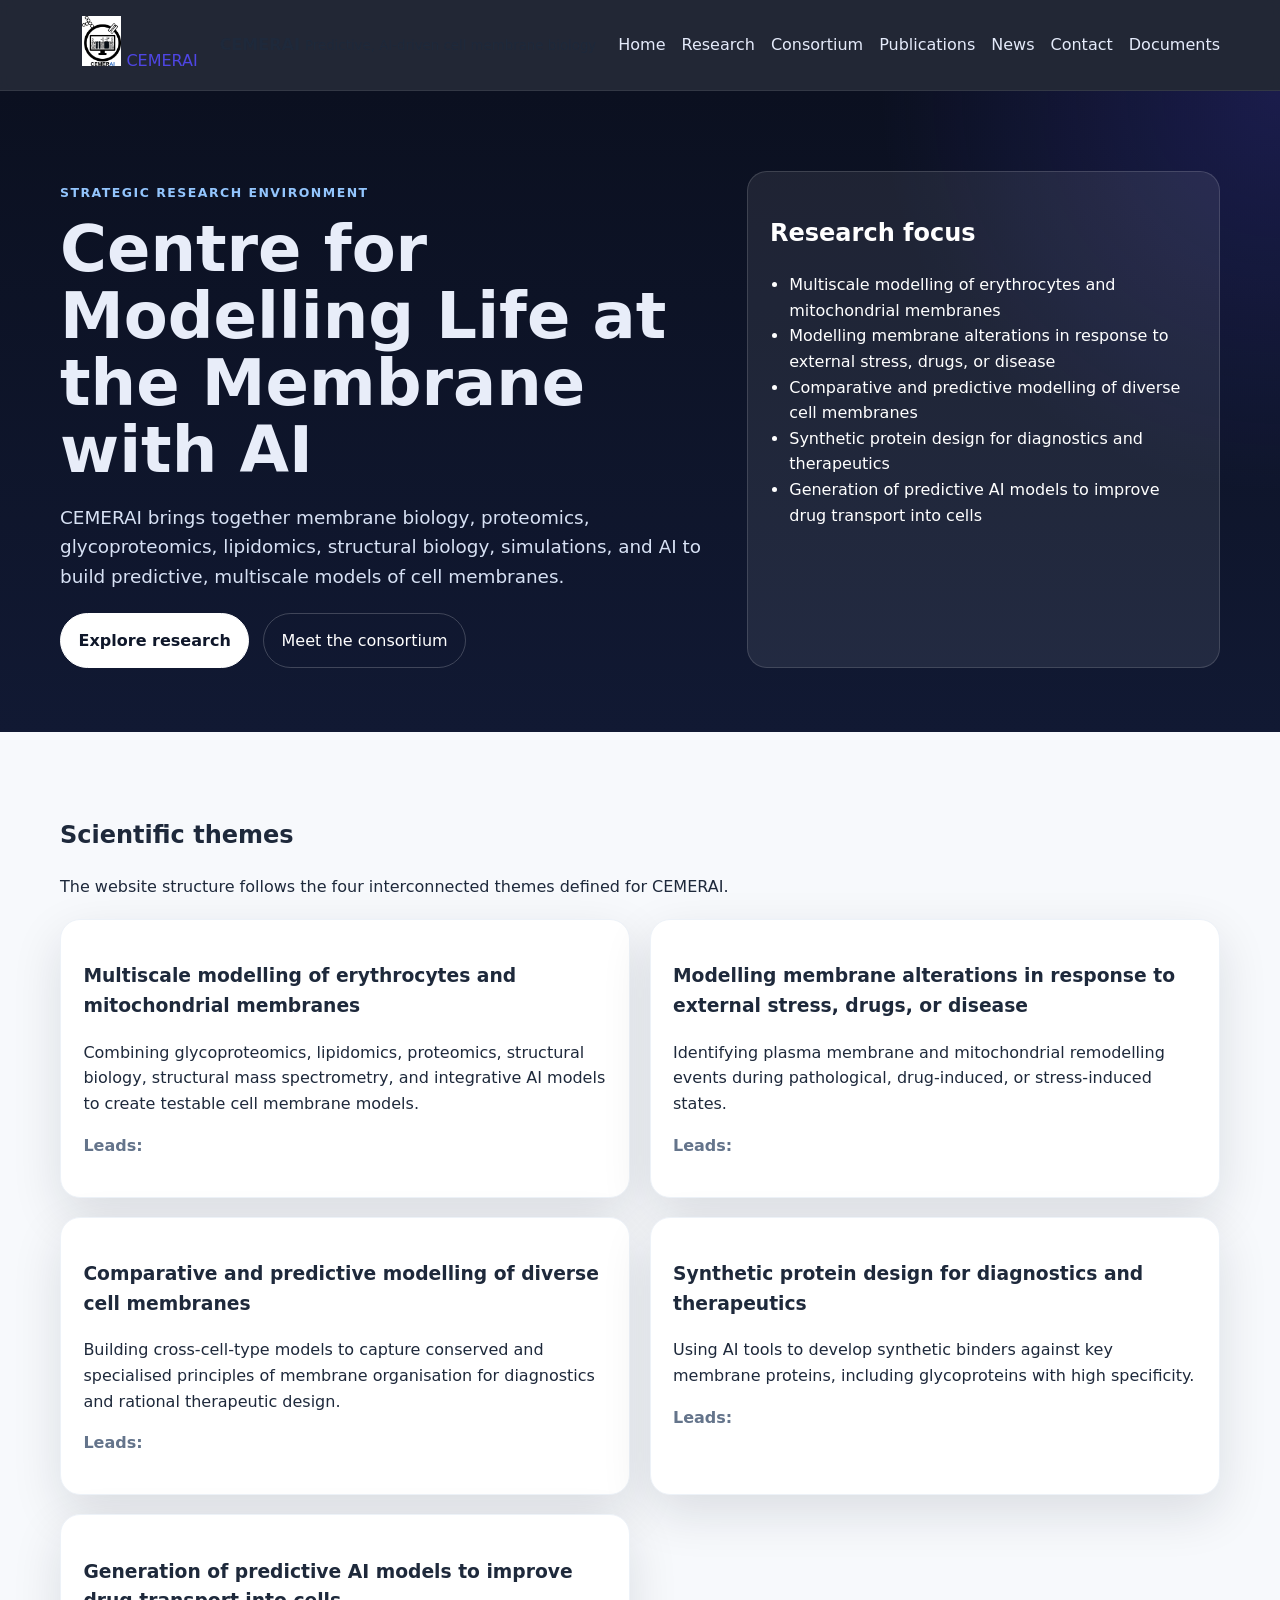
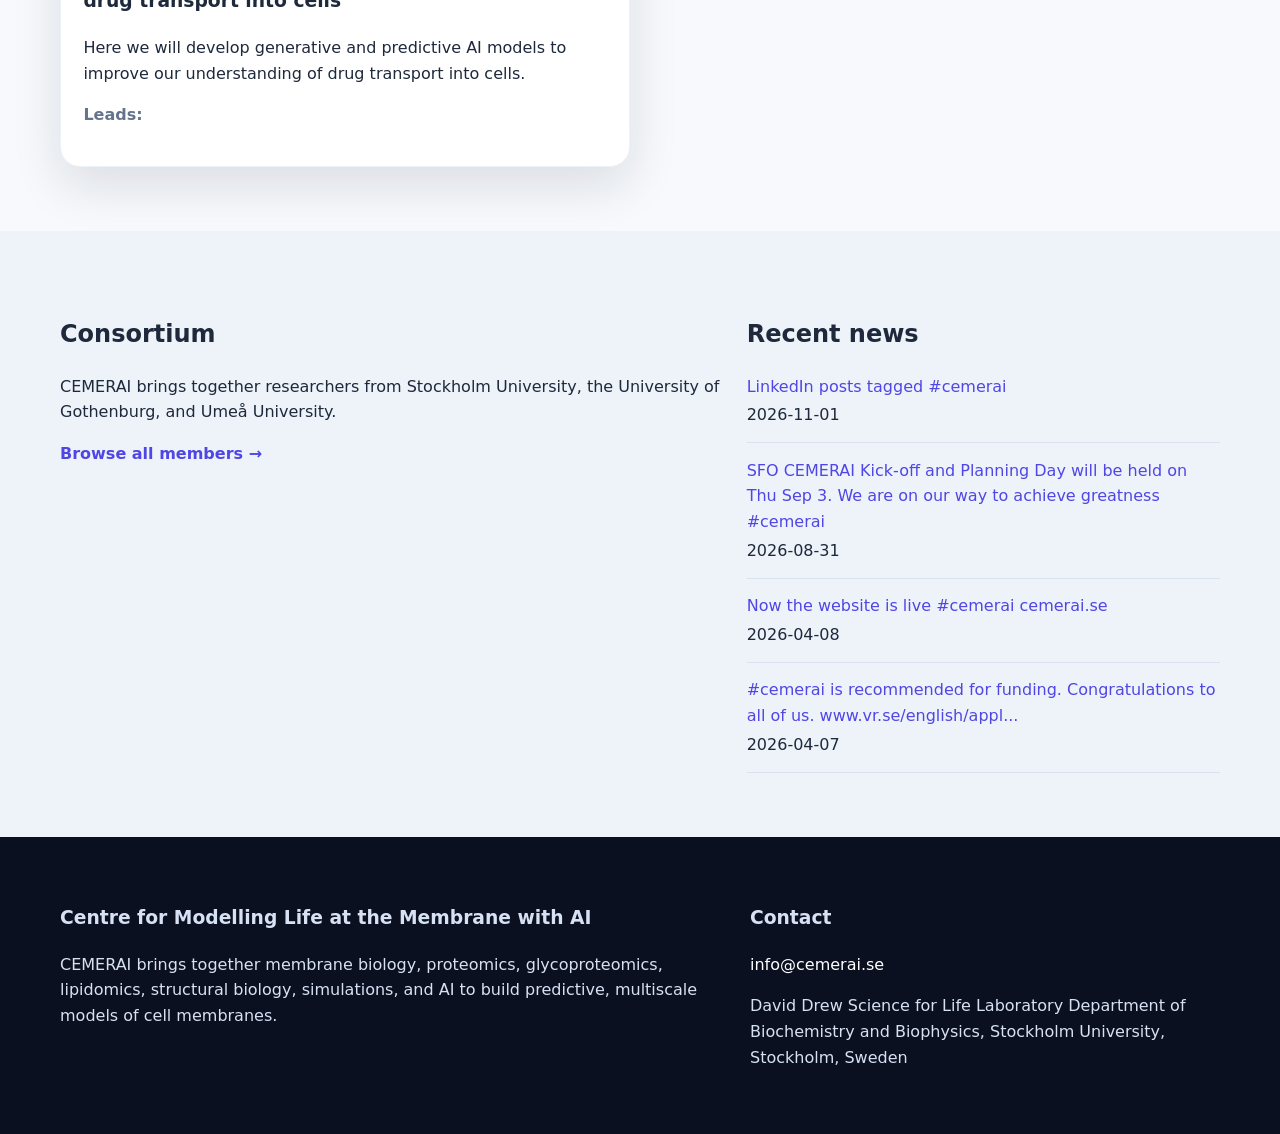
<file: index.html>
<!DOCTYPE html>
<html lang="en">
<head>
	<meta name="generator" content="Hugo 0.160.1">
  <meta charset="utf-8">
  <meta name="viewport" content="width=device-width, initial-scale=1">
  <title>CEMERAI — Predictive, AI-driven cell membrane biology</title>
  <meta name="description" content="Centre for Modelling Life at the Membrane with AI">
  <link rel="canonical" href="https://cemerai.se/">
  <link rel="icon" type="image/x-icon" href="/favicon.ico">
  <link rel="icon" type="image/png" sizes="32x32" href="/favicon-32x32.png">
  <link rel="icon" type="image/png" sizes="16x16" href="/favicon-16x16.png">
  <link rel="apple-touch-icon" sizes="180x180" href="/apple-touch-icon.png">
  
  <link rel="stylesheet" href="/css/site.min.3b3e1397032ec7eb700baebb277e1d66d30445f2fff9115b7e4cf4bb29911ab1.css">
</head>
<body>
  <header class="site-header">
  <div class="container nav-wrap">
    <a class="brand" href="/">
      <a href="/" class="brand">
	<img src="/img/logo.png" alt="C">
	<span>CEMERAI</span>
      </a>
      <span>
        <strong>CEMERAI</strong>
        <small>Predictive, AI-driven cell membrane biology</small>
      </span>
    </a>
    <nav>
      <ul class="nav-list">
        
        <li><a href="/">Home</a></li>
        
        <li><a href="/research/">Research</a></li>
        
        <li><a href="/consortium/">Consortium</a></li>
        
        <li><a href="/publications/">Publications</a></li>
        
        <li><a href="/news/">News</a></li>
        
        <li><a href="/contact/">Contact</a></li>
        
        <li><a href="/documents/">Documents</a></li>
        
      </ul>
    </nav>
  </div>
</header>

  <main>
    
<section class="hero">
  <div class="container hero-grid">
    <div>
      <p class="eyebrow">Strategic research environment</p>
      <h1>Centre for Modelling Life at the Membrane with AI</h1>
      <p class="lead">CEMERAI brings together membrane biology, proteomics, glycoproteomics, lipidomics, structural biology, simulations, and AI to build predictive, multiscale models of cell membranes.</p>
      <div class="button-row">
        <a class="button primary" href="/research">Explore research</a>
        <a class="button" href="/consortium">Meet the consortium</a>
      </div>
    </div>
    <div class="hero-card card">
      <h2>Research focus</h2>
      <ul class="check-list">
        
        <li>Multiscale modelling of erythrocytes and mitochondrial membranes</li>
        
        <li>Modelling membrane alterations in response to external stress, drugs, or disease</li>
        
        <li>Comparative and predictive modelling of diverse cell membranes</li>
        
        <li>Synthetic protein design for diagnostics and therapeutics</li>
        
        <li>Generation of predictive AI models to improve drug transport into cells</li>
        
      </ul>
    </div>
  </div>
</section>

<section class="section">
  <div class="container">
    <div class="section-head">
      <h2>Scientific themes</h2>
      <p>The website structure follows the four interconnected themes defined for CEMERAI.</p>
    </div>
    <div class="card-grid">
      
      <article class="card">
        <h3>Multiscale modelling of erythrocytes and mitochondrial membranes</h3>
        <p>Combining glycoproteomics, lipidomics, proteomics, structural biology, structural mass spectrometry, and integrative AI models to create testable cell membrane models.</p>
        <p class="muted"><strong>Leads:</strong> </p>
      </article>
      
      <article class="card">
        <h3>Modelling membrane alterations in response to external stress, drugs, or disease</h3>
        <p>Identifying plasma membrane and mitochondrial remodelling events during pathological, drug-induced, or stress-induced states.</p>
        <p class="muted"><strong>Leads:</strong> </p>
      </article>
      
      <article class="card">
        <h3>Comparative and predictive modelling of diverse cell membranes</h3>
        <p>Building cross-cell-type models to capture conserved and specialised principles of membrane organisation for diagnostics and rational therapeutic design.</p>
        <p class="muted"><strong>Leads:</strong> </p>
      </article>
      
      <article class="card">
        <h3>Synthetic protein design for diagnostics and therapeutics</h3>
        <p>Using AI tools to develop synthetic binders against key membrane proteins, including glycoproteins with high specificity.</p>
        <p class="muted"><strong>Leads:</strong> </p>
      </article>
      
      <article class="card">
        <h3>Generation of predictive AI models to improve drug transport into cells</h3>
        <p>Here we will develop generative and predictive AI models to improve our understanding of drug transport into cells.</p>
        <p class="muted"><strong>Leads:</strong> </p>
      </article>
      
    </div>
  </div>
</section>

<section class="section alt">
  <div class="container two-col">
    <div>
      <h2>Consortium</h2>
      <p>CEMERAI brings together researchers from Stockholm University, the University of Gothenburg, and Umeå University.</p>
      <a class="text-link" href="/consortium">Browse all members →</a>
    </div>
    <div>
      <h2>Recent news</h2>
      
      <ul class="news-list compact">
        
        <li>
          <a href="https://www.linkedin.com/feed/hashtag/cemerai/">LinkedIn posts tagged #cemerai</a>
          <span>2026-11-01</span>
        </li>
        
        <li>
          <a href="https://bsky.app/profile/handle.invalid/post/3mueeenmso22p">SFO CEMERAI Kick-off and Planning Day will be held on Thu Sep 3. We are on our way to achieve greatness #cemerai</a>
          <span>2026-08-31</span>
        </li>
        
        <li>
          <a href="https://bsky.app/profile/handle.invalid/post/3mixjxk6t4s2w">Now the website is live #cemerai  cemerai.se</a>
          <span>2026-04-08</span>
        </li>
        
        <li>
          <a href="https://bsky.app/profile/handle.invalid/post/3miwjfucnl22e">#cemerai is recommended for funding. Congratulations to all of us. www.vr.se/english/appl...</a>
          <span>2026-04-07</span>
        </li>
        
      </ul>
      
    </div>
  </div>
</section>

  </main>
  <footer class="site-footer">
  <div class="container footer-grid">
    <div>
      <h3>Centre for Modelling Life at the Membrane with AI</h3>
      <p>CEMERAI brings together membrane biology, proteomics, glycoproteomics, lipidomics, structural biology, simulations, and AI to build predictive, multiscale models of cell membranes.</p>
    </div>
    <div>
      <h3>Contact</h3>
      <p><a href="mailto:info@cemerai.se">info@cemerai.se</a></p>
      <p>David Drew Science for Life Laboratory Department of Biochemistry and Biophysics, Stockholm University, Stockholm, Sweden</p>
    </div>
  </div>
</footer>

</body>
</html>
</file>
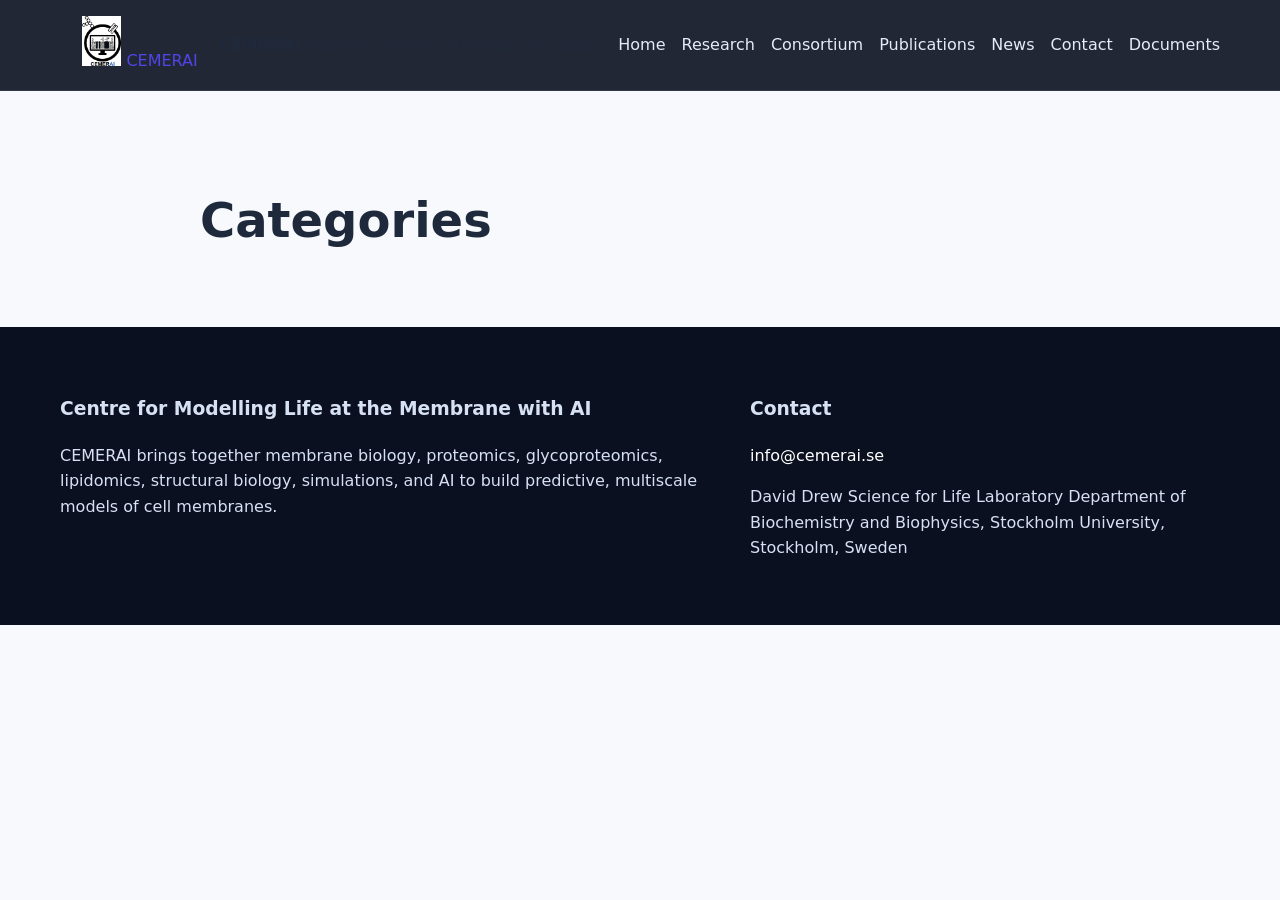
<file: categories/index.html>
<!DOCTYPE html>
<html lang="en">
<head>
  <meta charset="utf-8">
  <meta name="viewport" content="width=device-width, initial-scale=1">
  <title>Categories — CEMERAI</title>
  <meta name="description" content="Centre for Modelling Life at the Membrane with AI">
  <link rel="canonical" href="https://cemerai.se/categories/">
  <link rel="icon" type="image/x-icon" href="/favicon.ico">
  <link rel="icon" type="image/png" sizes="32x32" href="/favicon-32x32.png">
  <link rel="icon" type="image/png" sizes="16x16" href="/favicon-16x16.png">
  <link rel="apple-touch-icon" sizes="180x180" href="/apple-touch-icon.png">
  
  <link rel="stylesheet" href="/css/site.min.3b3e1397032ec7eb700baebb277e1d66d30445f2fff9115b7e4cf4bb29911ab1.css">
</head>
<body>
  <header class="site-header">
  <div class="container nav-wrap">
    <a class="brand" href="/">
      <a href="/" class="brand">
	<img src="/img/logo.png" alt="C">
	<span>CEMERAI</span>
      </a>
      <span>
        <strong>CEMERAI</strong>
        <small>Predictive, AI-driven cell membrane biology</small>
      </span>
    </a>
    <nav>
      <ul class="nav-list">
        
        <li><a href="/">Home</a></li>
        
        <li><a href="/research/">Research</a></li>
        
        <li><a href="/consortium/">Consortium</a></li>
        
        <li><a href="/publications/">Publications</a></li>
        
        <li><a href="/news/">News</a></li>
        
        <li><a href="/contact/">Contact</a></li>
        
        <li><a href="/documents/">Documents</a></li>
        
      </ul>
    </nav>
  </div>
</header>

  <main>
    
<section class="section">
  <div class="container prose">
    <h1>Categories</h1>
    
    
    <div class="stack-list">
      
    </div>
  </div>
</section>

  </main>
  <footer class="site-footer">
  <div class="container footer-grid">
    <div>
      <h3>Centre for Modelling Life at the Membrane with AI</h3>
      <p>CEMERAI brings together membrane biology, proteomics, glycoproteomics, lipidomics, structural biology, simulations, and AI to build predictive, multiscale models of cell membranes.</p>
    </div>
    <div>
      <h3>Contact</h3>
      <p><a href="mailto:info@cemerai.se">info@cemerai.se</a></p>
      <p>David Drew Science for Life Laboratory Department of Biochemistry and Biophysics, Stockholm University, Stockholm, Sweden</p>
    </div>
  </div>
</footer>

</body>
</html>
</file>
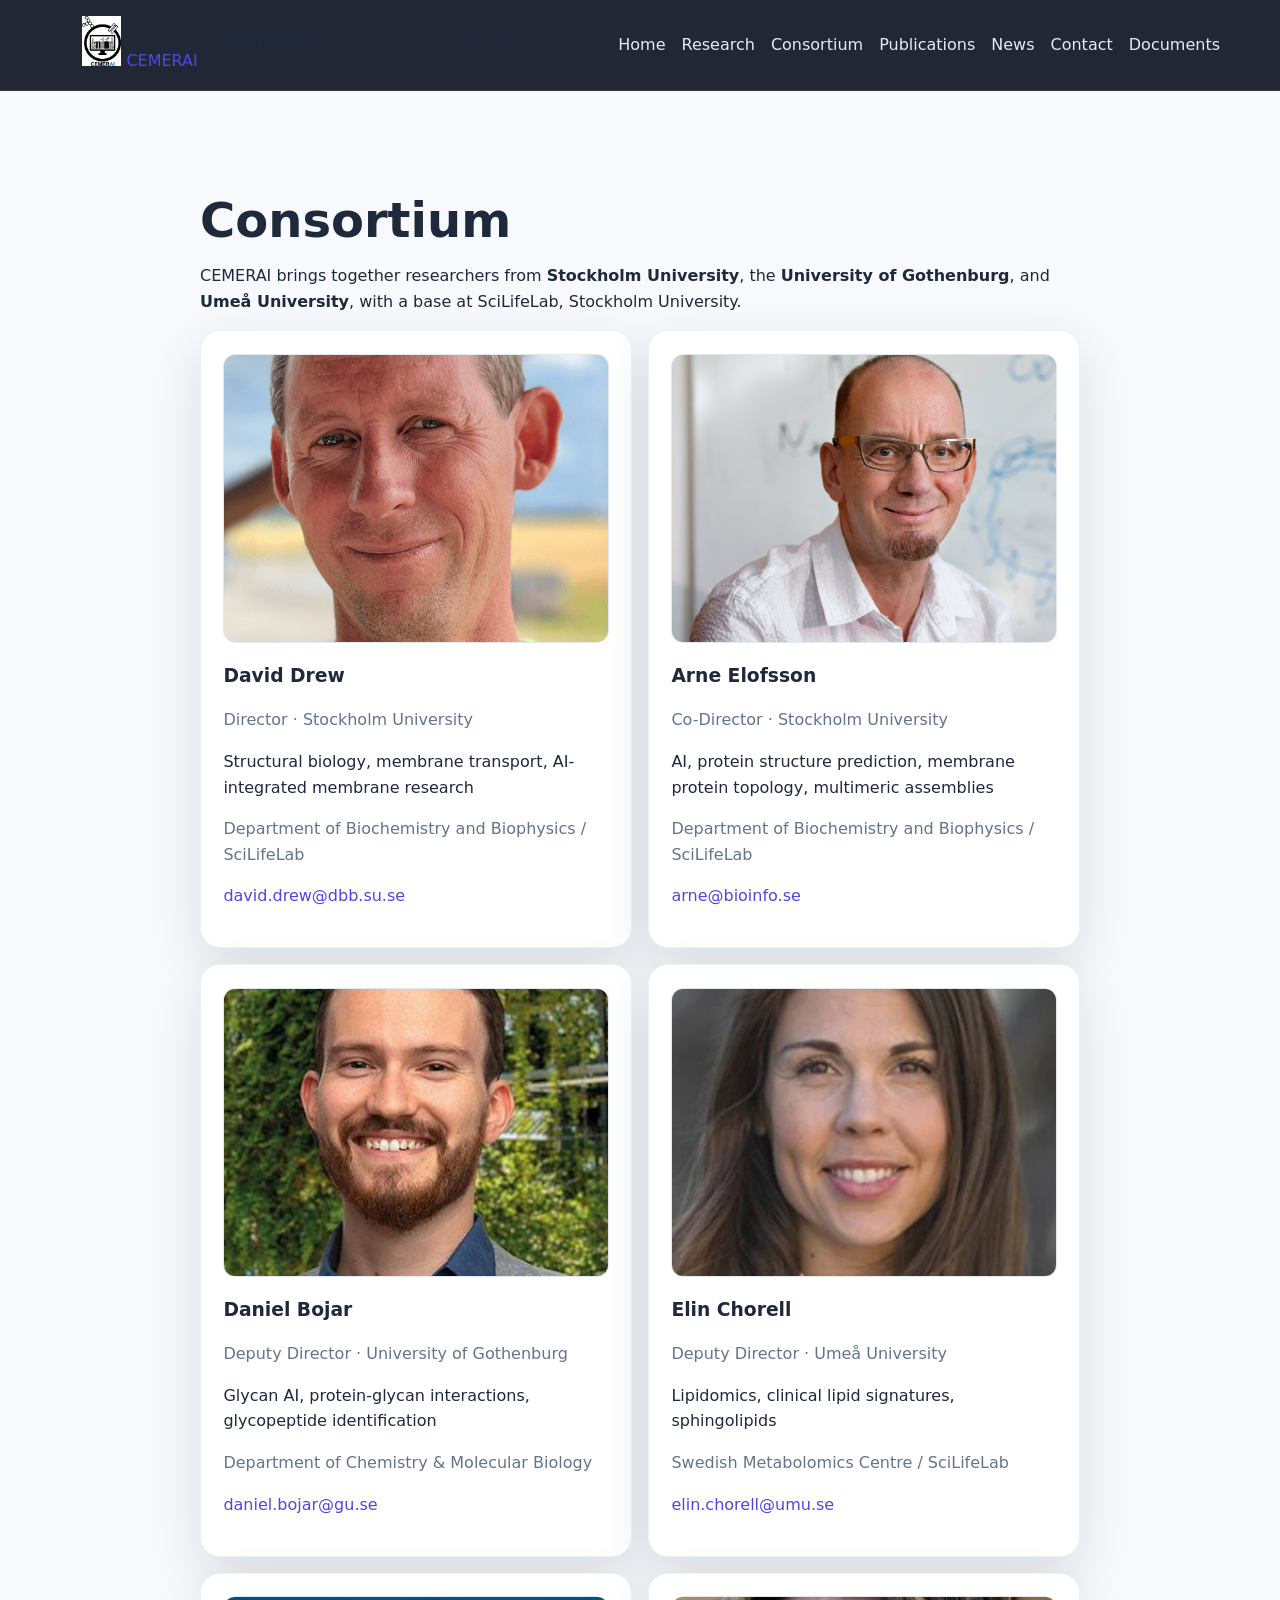
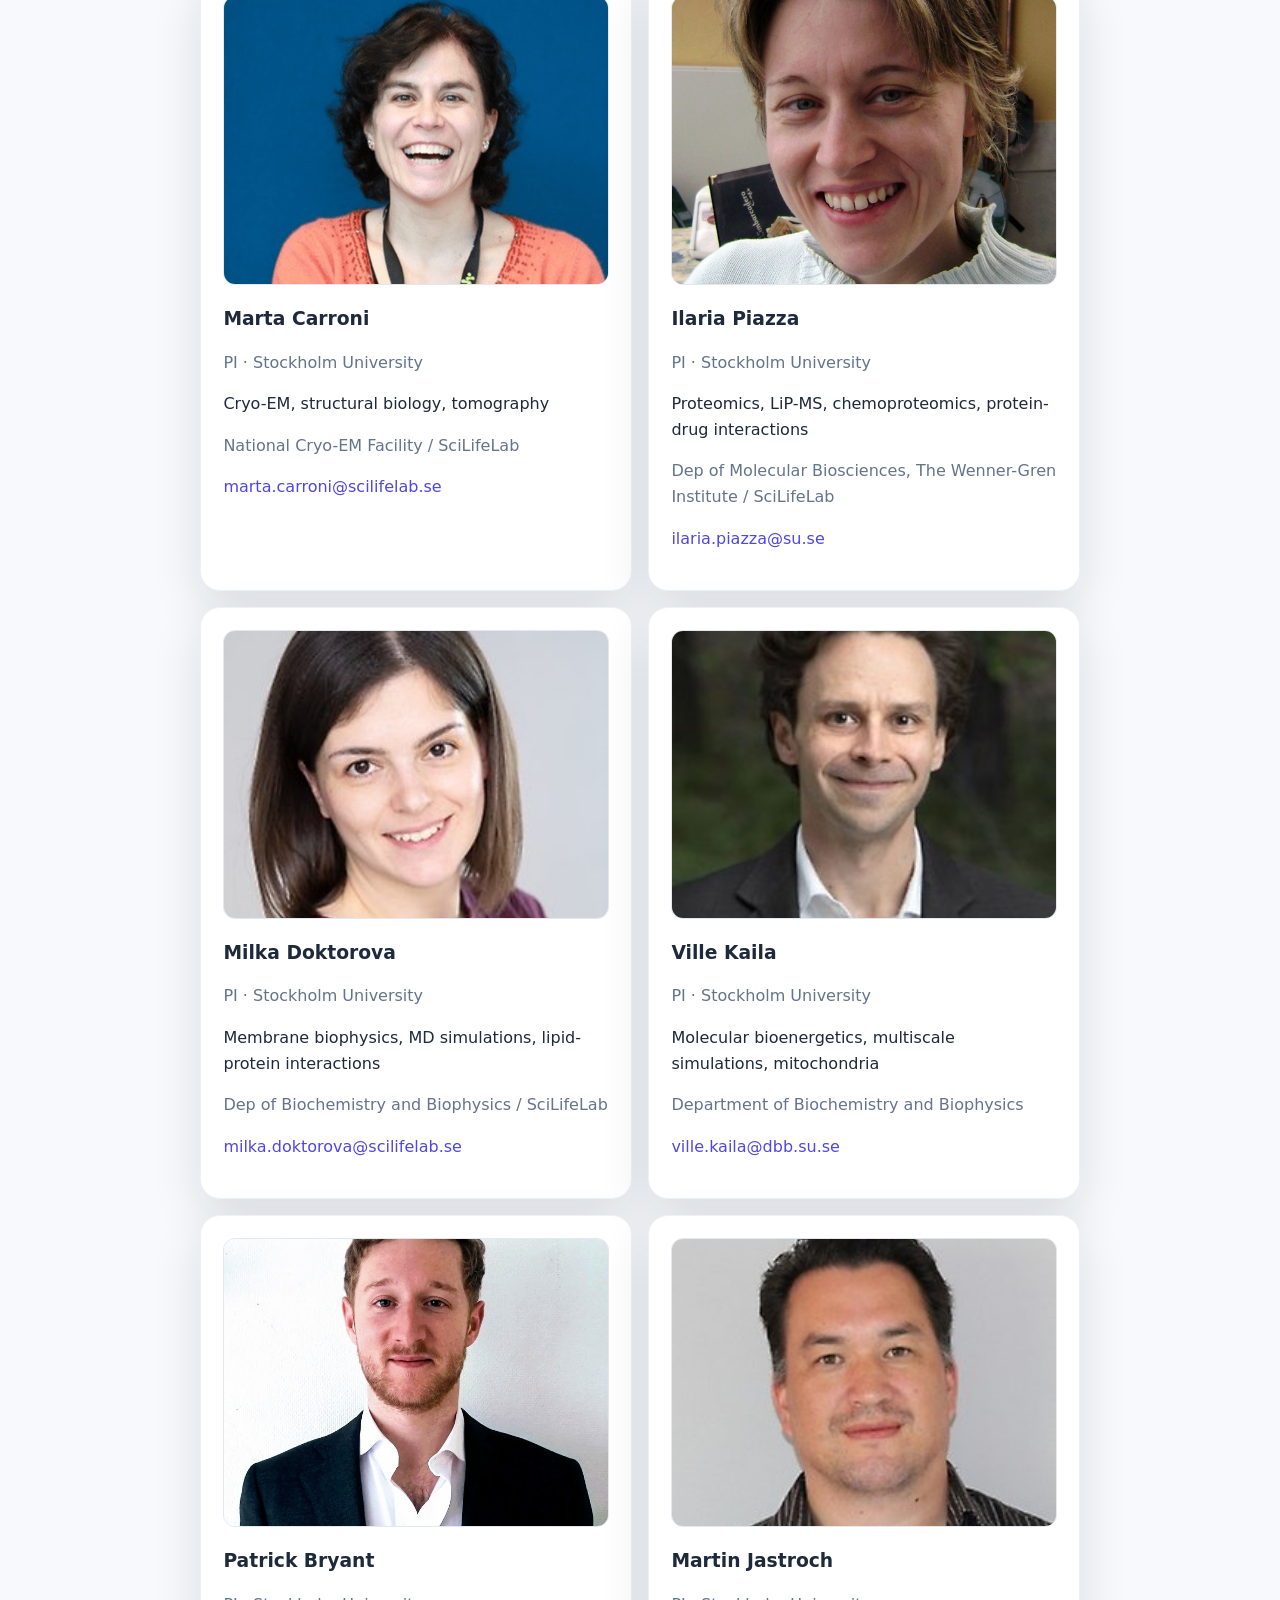
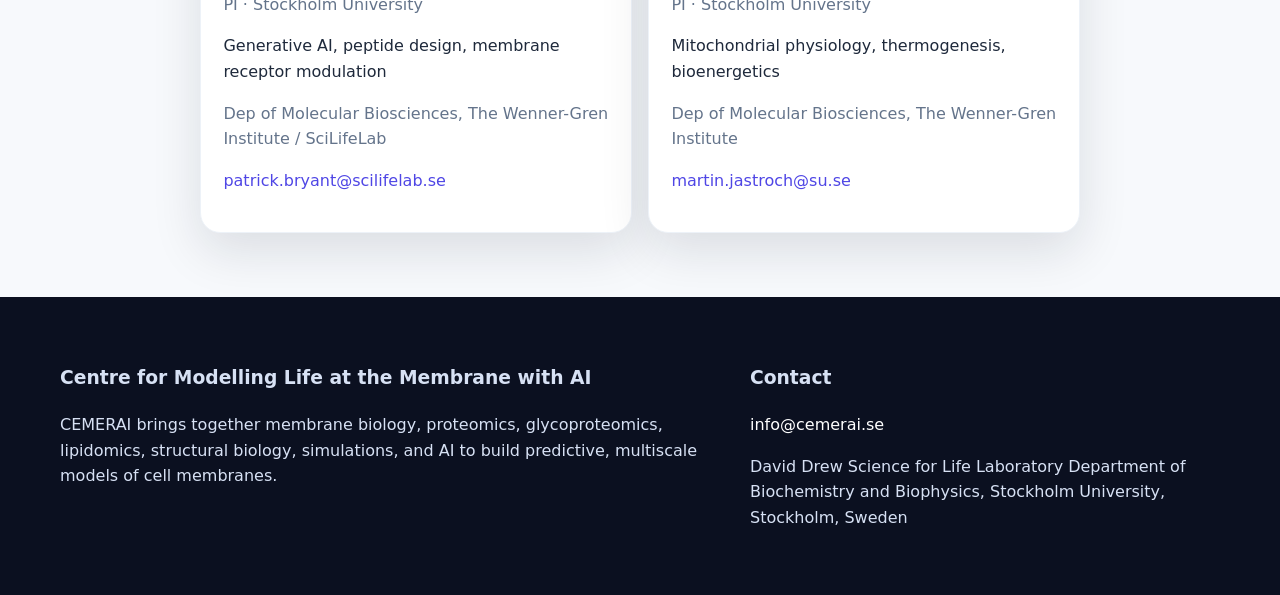
<file: consortium/index.html>
<!DOCTYPE html>
<html lang="en">
<head>
  <meta charset="utf-8">
  <meta name="viewport" content="width=device-width, initial-scale=1">
  <title>Consortium — CEMERAI</title>
  <meta name="description" content="Centre for Modelling Life at the Membrane with AI">
  <link rel="canonical" href="https://cemerai.se/consortium/">
  <link rel="icon" type="image/x-icon" href="/favicon.ico">
  <link rel="icon" type="image/png" sizes="32x32" href="/favicon-32x32.png">
  <link rel="icon" type="image/png" sizes="16x16" href="/favicon-16x16.png">
  <link rel="apple-touch-icon" sizes="180x180" href="/apple-touch-icon.png">
  
  <link rel="stylesheet" href="/css/site.min.3b3e1397032ec7eb700baebb277e1d66d30445f2fff9115b7e4cf4bb29911ab1.css">
</head>
<body>
  <header class="site-header">
  <div class="container nav-wrap">
    <a class="brand" href="/">
      <a href="/" class="brand">
	<img src="/img/logo.png" alt="C">
	<span>CEMERAI</span>
      </a>
      <span>
        <strong>CEMERAI</strong>
        <small>Predictive, AI-driven cell membrane biology</small>
      </span>
    </a>
    <nav>
      <ul class="nav-list">
        
        <li><a href="/">Home</a></li>
        
        <li><a href="/research/">Research</a></li>
        
        <li><a href="/consortium/">Consortium</a></li>
        
        <li><a href="/publications/">Publications</a></li>
        
        <li><a href="/news/">News</a></li>
        
        <li><a href="/contact/">Contact</a></li>
        
        <li><a href="/documents/">Documents</a></li>
        
      </ul>
    </nav>
  </div>
</header>

  <main>
    
<section class="section">
  <div class="container prose">
    <h1>Consortium</h1>
    <p>CEMERAI brings together researchers from <strong>Stockholm University</strong>, the
<strong>University of Gothenburg</strong>, and <strong>Umeå University</strong>, with a base at
SciLifeLab, Stockholm University.</p>
<div class="members-grid">
  
  <article class="card member-card">
    <img class="member-photo" src="/img/members/david-drew.png" alt="Portrait of David Drew" loading="lazy">
    <h3>David Drew</h3>
    <p class="member-meta">Director · Stockholm University</p>
    <p>Structural biology, membrane transport, AI-integrated membrane research</p>
    <p class="muted">Department of Biochemistry and Biophysics / SciLifeLab</p>
    <p><a href="mailto:david.drew@dbb.su.se">david.drew@dbb.su.se</a></p>
  </article>
  
  <article class="card member-card">
    <img class="member-photo" src="/img/members/arne-elofsson.jpg" alt="Portrait of Arne Elofsson" loading="lazy">
    <h3>Arne Elofsson</h3>
    <p class="member-meta">Co-Director · Stockholm University</p>
    <p>AI, protein structure prediction, membrane protein topology, multimeric assemblies</p>
    <p class="muted">Department of Biochemistry and Biophysics / SciLifeLab</p>
    <p><a href="mailto:arne@bioinfo.se">arne@bioinfo.se</a></p>
  </article>
  
  <article class="card member-card">
    <img class="member-photo" src="/img/members/daniel-bojar.jpg" alt="Portrait of Daniel Bojar" loading="lazy">
    <h3>Daniel Bojar</h3>
    <p class="member-meta">Deputy Director · University of Gothenburg</p>
    <p>Glycan AI, protein-glycan interactions, glycopeptide identification</p>
    <p class="muted">Department of Chemistry &amp; Molecular Biology</p>
    <p><a href="mailto:daniel.bojar@gu.se">daniel.bojar@gu.se</a></p>
  </article>
  
  <article class="card member-card">
    <img class="member-photo" src="/img/members/elin-chorell.jpg" alt="Portrait of Elin Chorell" loading="lazy">
    <h3>Elin Chorell</h3>
    <p class="member-meta">Deputy Director · Umeå University</p>
    <p>Lipidomics, clinical lipid signatures, sphingolipids</p>
    <p class="muted">Swedish Metabolomics Centre / SciLifeLab</p>
    <p><a href="mailto:elin.chorell@umu.se">elin.chorell@umu.se</a></p>
  </article>
  
  <article class="card member-card">
    <img class="member-photo" src="/img/members/marta-carroni.png" alt="Portrait of Marta Carroni" loading="lazy">
    <h3>Marta Carroni</h3>
    <p class="member-meta">PI · Stockholm University</p>
    <p>Cryo-EM, structural biology, tomography</p>
    <p class="muted">National Cryo-EM Facility  / SciLifeLab</p>
    <p><a href="mailto:marta.carroni@scilifelab.se">marta.carroni@scilifelab.se</a></p>
  </article>
  
  <article class="card member-card">
    <img class="member-photo" src="/img/members/ilaria-piazza.jpg" alt="Portrait of Ilaria Piazza" loading="lazy">
    <h3>Ilaria Piazza</h3>
    <p class="member-meta">PI · Stockholm University</p>
    <p>Proteomics, LiP-MS, chemoproteomics, protein-drug interactions</p>
    <p class="muted">Dep of Molecular Biosciences, The Wenner-Gren Institute / SciLifeLab</p>
    <p><a href="mailto:ilaria.piazza@su.se">ilaria.piazza@su.se</a></p>
  </article>
  
  <article class="card member-card">
    <img class="member-photo" src="/img/members/milka-doktorova.jpg" alt="Portrait of Milka Doktorova" loading="lazy">
    <h3>Milka Doktorova</h3>
    <p class="member-meta">PI · Stockholm University</p>
    <p>Membrane biophysics, MD simulations, lipid-protein interactions</p>
    <p class="muted">Dep of Biochemistry and Biophysics / SciLifeLab</p>
    <p><a href="mailto:milka.doktorova@scilifelab.se">milka.doktorova@scilifelab.se</a></p>
  </article>
  
  <article class="card member-card">
    <img class="member-photo" src="/img/members/ville-kaila.jpg" alt="Portrait of Ville Kaila" loading="lazy">
    <h3>Ville Kaila</h3>
    <p class="member-meta">PI · Stockholm University</p>
    <p>Molecular bioenergetics, multiscale simulations, mitochondria</p>
    <p class="muted">Department of Biochemistry and Biophysics</p>
    <p><a href="mailto:ville.kaila@dbb.su.se">ville.kaila@dbb.su.se</a></p>
  </article>
  
  <article class="card member-card">
    <img class="member-photo" src="/img/members/patrick-bryant.jpg" alt="Portrait of Patrick Bryant" loading="lazy">
    <h3>Patrick Bryant</h3>
    <p class="member-meta">PI · Stockholm University</p>
    <p>Generative AI, peptide design, membrane receptor modulation</p>
    <p class="muted">Dep of Molecular Biosciences, The Wenner-Gren Institute / SciLifeLab</p>
    <p><a href="mailto:patrick.bryant@scilifelab.se">patrick.bryant@scilifelab.se</a></p>
  </article>
  
  <article class="card member-card">
    <img class="member-photo" src="/img/members/martin-jastroch.jpg" alt="Portrait of Martin Jastroch" loading="lazy">
    <h3>Martin Jastroch</h3>
    <p class="member-meta">PI · Stockholm University</p>
    <p>Mitochondrial physiology, thermogenesis, bioenergetics</p>
    <p class="muted">Dep of Molecular Biosciences, The Wenner-Gren Institute</p>
    <p><a href="mailto:martin.jastroch@su.se">martin.jastroch@su.se</a></p>
  </article>
  
</div>


  </div>
</section>

  </main>
  <footer class="site-footer">
  <div class="container footer-grid">
    <div>
      <h3>Centre for Modelling Life at the Membrane with AI</h3>
      <p>CEMERAI brings together membrane biology, proteomics, glycoproteomics, lipidomics, structural biology, simulations, and AI to build predictive, multiscale models of cell membranes.</p>
    </div>
    <div>
      <h3>Contact</h3>
      <p><a href="mailto:info@cemerai.se">info@cemerai.se</a></p>
      <p>David Drew Science for Life Laboratory Department of Biochemistry and Biophysics, Stockholm University, Stockholm, Sweden</p>
    </div>
  </div>
</footer>

</body>
</html>
</file>
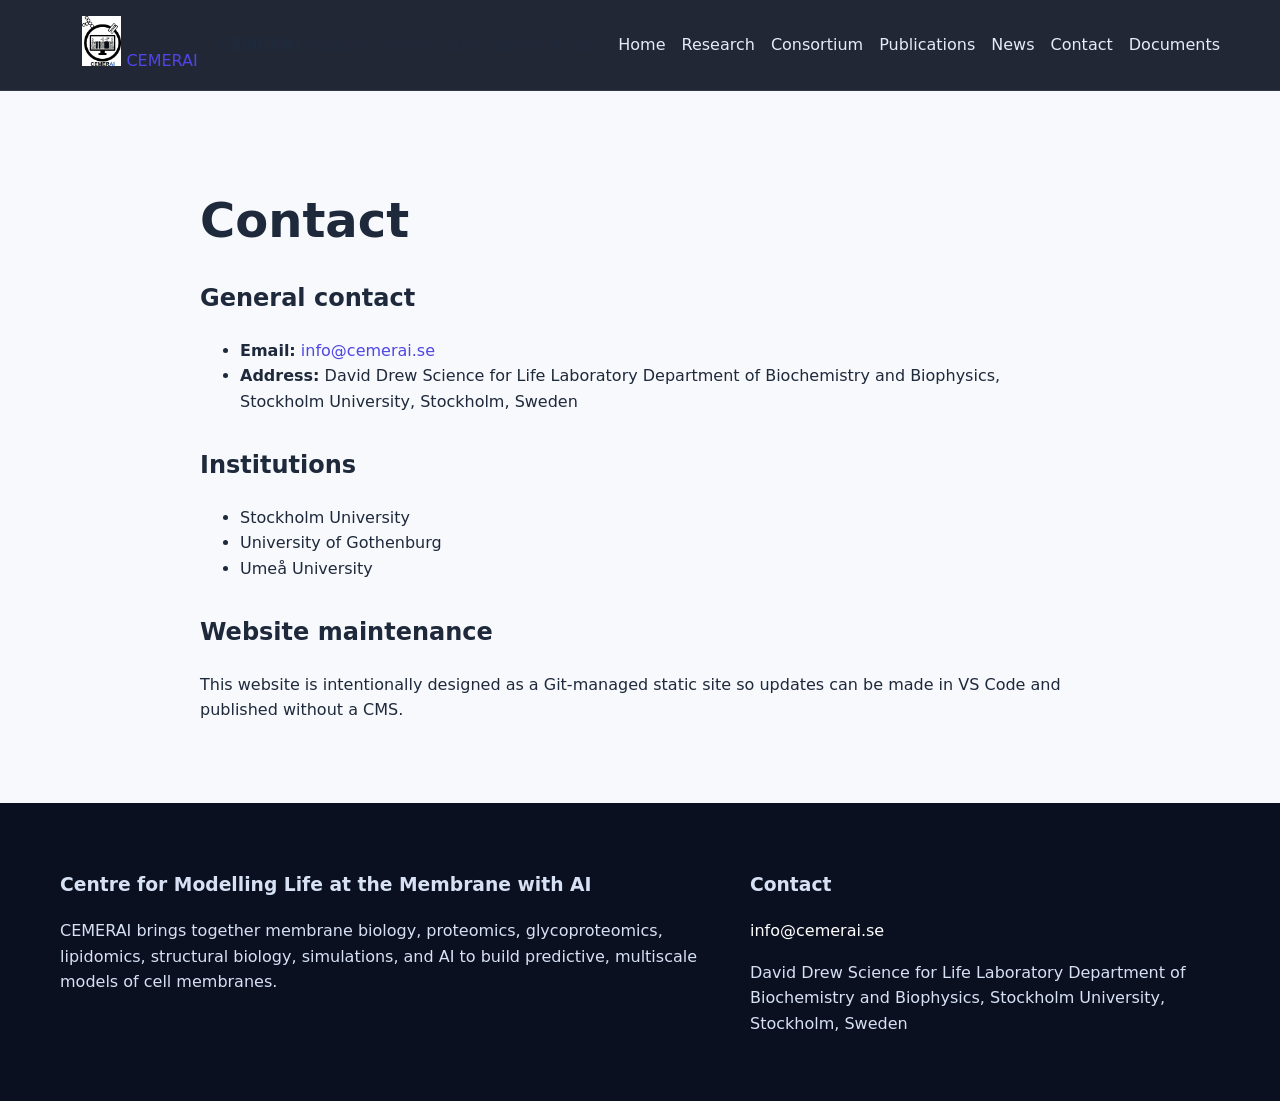
<file: contact/index.html>
<!DOCTYPE html>
<html lang="en">
<head>
  <meta charset="utf-8">
  <meta name="viewport" content="width=device-width, initial-scale=1">
  <title>Contact — CEMERAI</title>
  <meta name="description" content="Centre for Modelling Life at the Membrane with AI">
  <link rel="canonical" href="https://cemerai.se/contact/">
  <link rel="icon" type="image/x-icon" href="/favicon.ico">
  <link rel="icon" type="image/png" sizes="32x32" href="/favicon-32x32.png">
  <link rel="icon" type="image/png" sizes="16x16" href="/favicon-16x16.png">
  <link rel="apple-touch-icon" sizes="180x180" href="/apple-touch-icon.png">
  
  <link rel="stylesheet" href="/css/site.min.3b3e1397032ec7eb700baebb277e1d66d30445f2fff9115b7e4cf4bb29911ab1.css">
</head>
<body>
  <header class="site-header">
  <div class="container nav-wrap">
    <a class="brand" href="/">
      <a href="/" class="brand">
	<img src="/img/logo.png" alt="C">
	<span>CEMERAI</span>
      </a>
      <span>
        <strong>CEMERAI</strong>
        <small>Predictive, AI-driven cell membrane biology</small>
      </span>
    </a>
    <nav>
      <ul class="nav-list">
        
        <li><a href="/">Home</a></li>
        
        <li><a href="/research/">Research</a></li>
        
        <li><a href="/consortium/">Consortium</a></li>
        
        <li><a href="/publications/">Publications</a></li>
        
        <li><a href="/news/">News</a></li>
        
        <li><a href="/contact/">Contact</a></li>
        
        <li><a href="/documents/">Documents</a></li>
        
      </ul>
    </nav>
  </div>
</header>

  <main>
    
<section class="section">
  <div class="container prose">
    <h1>Contact</h1>
    <h2 id="general-contact">General contact</h2>
<ul>
<li><strong>Email:</strong> <a href="mailto:
info@cemerai.se
">
info@cemerai.se
</a></li>
<li><strong>Address:</strong> 
David Drew Science for Life Laboratory Department of Biochemistry and Biophysics, Stockholm University, Stockholm, Sweden
</li>
</ul>
<h2 id="institutions">Institutions</h2>
<ul>
<li>Stockholm University</li>
<li>University of Gothenburg</li>
<li>Umeå University</li>
</ul>
<h2 id="website-maintenance">Website maintenance</h2>
<p>This website is intentionally designed as a Git-managed static site so updates can be made in VS Code and published without a CMS.</p>

  </div>
</section>

  </main>
  <footer class="site-footer">
  <div class="container footer-grid">
    <div>
      <h3>Centre for Modelling Life at the Membrane with AI</h3>
      <p>CEMERAI brings together membrane biology, proteomics, glycoproteomics, lipidomics, structural biology, simulations, and AI to build predictive, multiscale models of cell membranes.</p>
    </div>
    <div>
      <h3>Contact</h3>
      <p><a href="mailto:info@cemerai.se">info@cemerai.se</a></p>
      <p>David Drew Science for Life Laboratory Department of Biochemistry and Biophysics, Stockholm University, Stockholm, Sweden</p>
    </div>
  </div>
</footer>

</body>
</html>
</file>
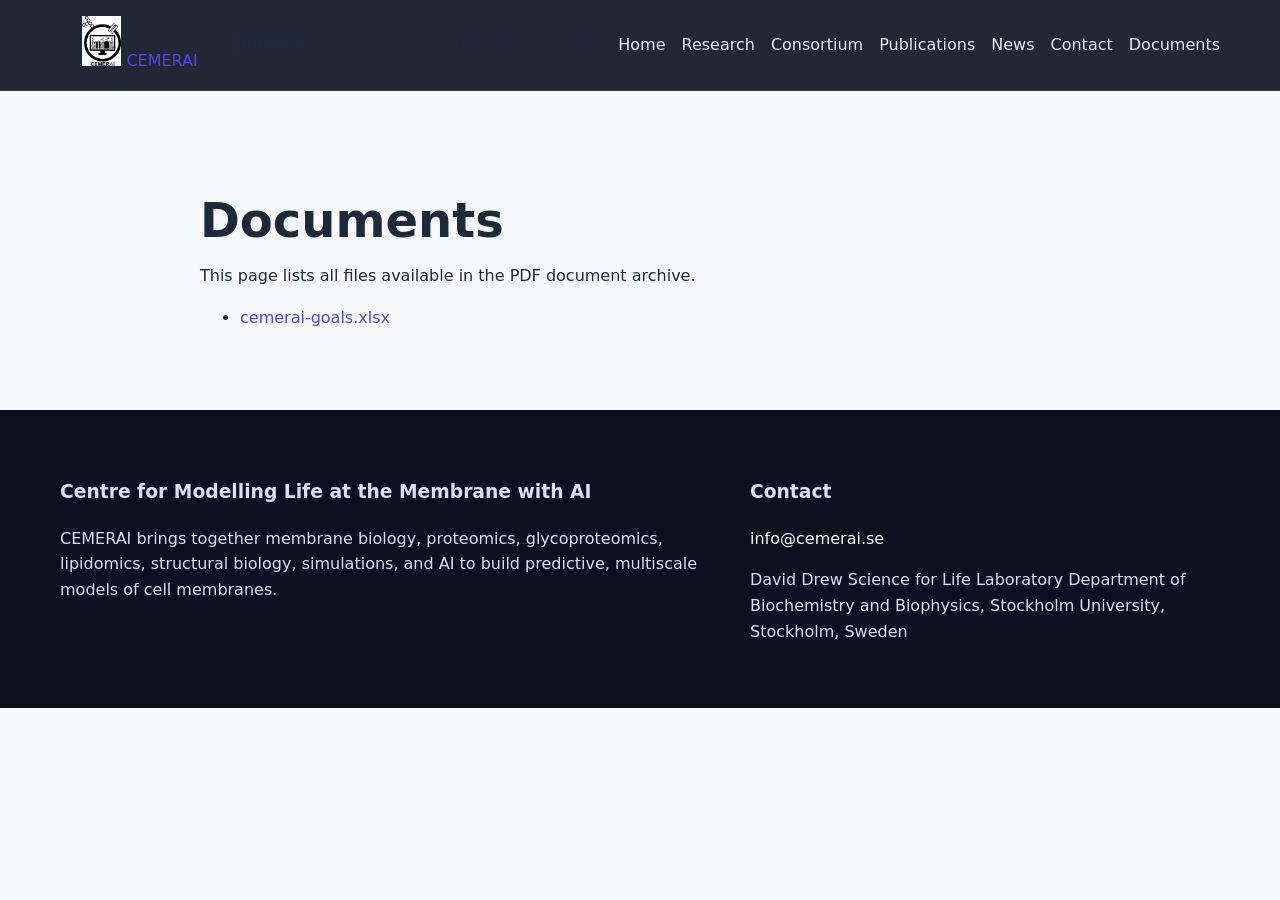
<file: documents/index.html>
<!DOCTYPE html>
<html lang="en">
<head>
  <meta charset="utf-8">
  <meta name="viewport" content="width=device-width, initial-scale=1">
  <title>Documents — CEMERAI</title>
  <meta name="description" content="Centre for Modelling Life at the Membrane with AI">
  <link rel="canonical" href="https://cemerai.se/documents/">
  <link rel="icon" type="image/x-icon" href="/favicon.ico">
  <link rel="icon" type="image/png" sizes="32x32" href="/favicon-32x32.png">
  <link rel="icon" type="image/png" sizes="16x16" href="/favicon-16x16.png">
  <link rel="apple-touch-icon" sizes="180x180" href="/apple-touch-icon.png">
  
  <link rel="stylesheet" href="/css/site.min.3b3e1397032ec7eb700baebb277e1d66d30445f2fff9115b7e4cf4bb29911ab1.css">
</head>
<body>
  <header class="site-header">
  <div class="container nav-wrap">
    <a class="brand" href="/">
      <a href="/" class="brand">
	<img src="/img/logo.png" alt="C">
	<span>CEMERAI</span>
      </a>
      <span>
        <strong>CEMERAI</strong>
        <small>Predictive, AI-driven cell membrane biology</small>
      </span>
    </a>
    <nav>
      <ul class="nav-list">
        
        <li><a href="/">Home</a></li>
        
        <li><a href="/research/">Research</a></li>
        
        <li><a href="/consortium/">Consortium</a></li>
        
        <li><a href="/publications/">Publications</a></li>
        
        <li><a href="/news/">News</a></li>
        
        <li><a href="/contact/">Contact</a></li>
        
        <li><a href="/documents/">Documents</a></li>
        
      </ul>
    </nav>
  </div>
</header>

  <main>
    
<section class="section">
  <div class="container prose">
    <h1>Documents</h1>
    <p>This page lists all files available in the PDF document archive.</p>


<ul>
  
    
      <li><a href="/pdf/cemerai-goals.xlsx">cemerai-goals.xlsx</a></li>
    
  
</ul>



  </div>
</section>

  </main>
  <footer class="site-footer">
  <div class="container footer-grid">
    <div>
      <h3>Centre for Modelling Life at the Membrane with AI</h3>
      <p>CEMERAI brings together membrane biology, proteomics, glycoproteomics, lipidomics, structural biology, simulations, and AI to build predictive, multiscale models of cell membranes.</p>
    </div>
    <div>
      <h3>Contact</h3>
      <p><a href="mailto:info@cemerai.se">info@cemerai.se</a></p>
      <p>David Drew Science for Life Laboratory Department of Biochemistry and Biophysics, Stockholm University, Stockholm, Sweden</p>
    </div>
  </div>
</footer>

</body>
</html>
</file>
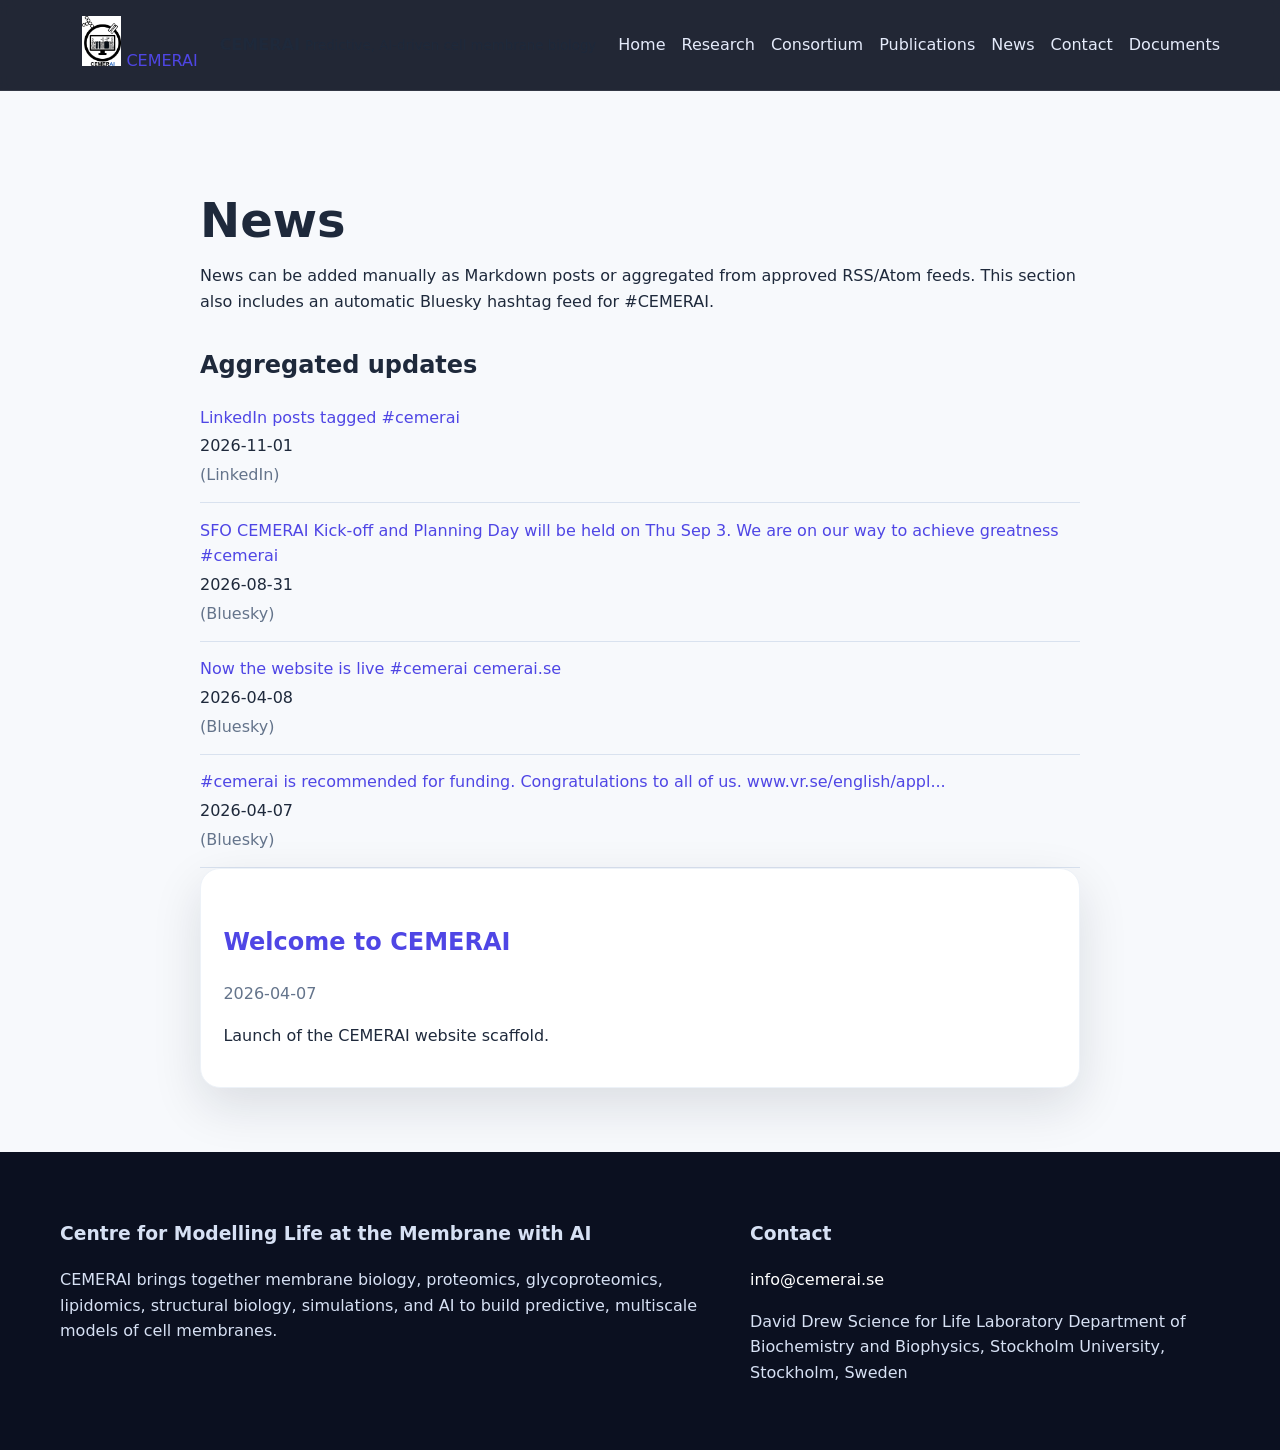
<file: news/index.html>
<!DOCTYPE html>
<html lang="en">
<head>
  <meta charset="utf-8">
  <meta name="viewport" content="width=device-width, initial-scale=1">
  <title>News — CEMERAI</title>
  <meta name="description" content="Centre for Modelling Life at the Membrane with AI">
  <link rel="canonical" href="https://cemerai.se/news/">
  <link rel="icon" type="image/x-icon" href="/favicon.ico">
  <link rel="icon" type="image/png" sizes="32x32" href="/favicon-32x32.png">
  <link rel="icon" type="image/png" sizes="16x16" href="/favicon-16x16.png">
  <link rel="apple-touch-icon" sizes="180x180" href="/apple-touch-icon.png">
  
  <link rel="stylesheet" href="/css/site.min.3b3e1397032ec7eb700baebb277e1d66d30445f2fff9115b7e4cf4bb29911ab1.css">
</head>
<body>
  <header class="site-header">
  <div class="container nav-wrap">
    <a class="brand" href="/">
      <a href="/" class="brand">
	<img src="/img/logo.png" alt="C">
	<span>CEMERAI</span>
      </a>
      <span>
        <strong>CEMERAI</strong>
        <small>Predictive, AI-driven cell membrane biology</small>
      </span>
    </a>
    <nav>
      <ul class="nav-list">
        
        <li><a href="/">Home</a></li>
        
        <li><a href="/research/">Research</a></li>
        
        <li><a href="/consortium/">Consortium</a></li>
        
        <li><a href="/publications/">Publications</a></li>
        
        <li><a href="/news/">News</a></li>
        
        <li><a href="/contact/">Contact</a></li>
        
        <li><a href="/documents/">Documents</a></li>
        
      </ul>
    </nav>
  </div>
</header>

  <main>
    
<section class="section">
  <div class="container prose">
    <h1>News</h1>
    <p>News can be added manually as Markdown posts or aggregated from approved RSS/Atom feeds.
This section also includes an automatic Bluesky hashtag feed for #CEMERAI.</p>

    
    
    <h2>Aggregated updates</h2>
    <ul class="news-list">
      
      <li>
        <a href="https://www.linkedin.com/feed/hashtag/cemerai/">LinkedIn posts tagged #cemerai</a>
        <span>2026-11-01</span>
        <span class="muted">(LinkedIn)</span>
      </li>
      
      <li>
        <a href="https://bsky.app/profile/handle.invalid/post/3mueeenmso22p">SFO CEMERAI Kick-off and Planning Day will be held on Thu Sep 3. We are on our way to achieve greatness #cemerai</a>
        <span>2026-08-31</span>
        <span class="muted">(Bluesky)</span>
      </li>
      
      <li>
        <a href="https://bsky.app/profile/handle.invalid/post/3mixjxk6t4s2w">Now the website is live #cemerai  cemerai.se</a>
        <span>2026-04-08</span>
        <span class="muted">(Bluesky)</span>
      </li>
      
      <li>
        <a href="https://bsky.app/profile/handle.invalid/post/3miwjfucnl22e">#cemerai is recommended for funding. Congratulations to all of us. www.vr.se/english/appl...</a>
        <span>2026-04-07</span>
        <span class="muted">(Bluesky)</span>
      </li>
      
    </ul>
    
    
    <div class="stack-list">
      
      <article class="card">
        <h2><a href="/news/welcome-to-cemerai/">Welcome to CEMERAI</a></h2>
        <p class="muted">2026-04-07</p>
        <p>Launch of the CEMERAI website scaffold.</p>
      </article>
      
    </div>
  </div>
</section>

  </main>
  <footer class="site-footer">
  <div class="container footer-grid">
    <div>
      <h3>Centre for Modelling Life at the Membrane with AI</h3>
      <p>CEMERAI brings together membrane biology, proteomics, glycoproteomics, lipidomics, structural biology, simulations, and AI to build predictive, multiscale models of cell membranes.</p>
    </div>
    <div>
      <h3>Contact</h3>
      <p><a href="mailto:info@cemerai.se">info@cemerai.se</a></p>
      <p>David Drew Science for Life Laboratory Department of Biochemistry and Biophysics, Stockholm University, Stockholm, Sweden</p>
    </div>
  </div>
</footer>

</body>
</html>
</file>
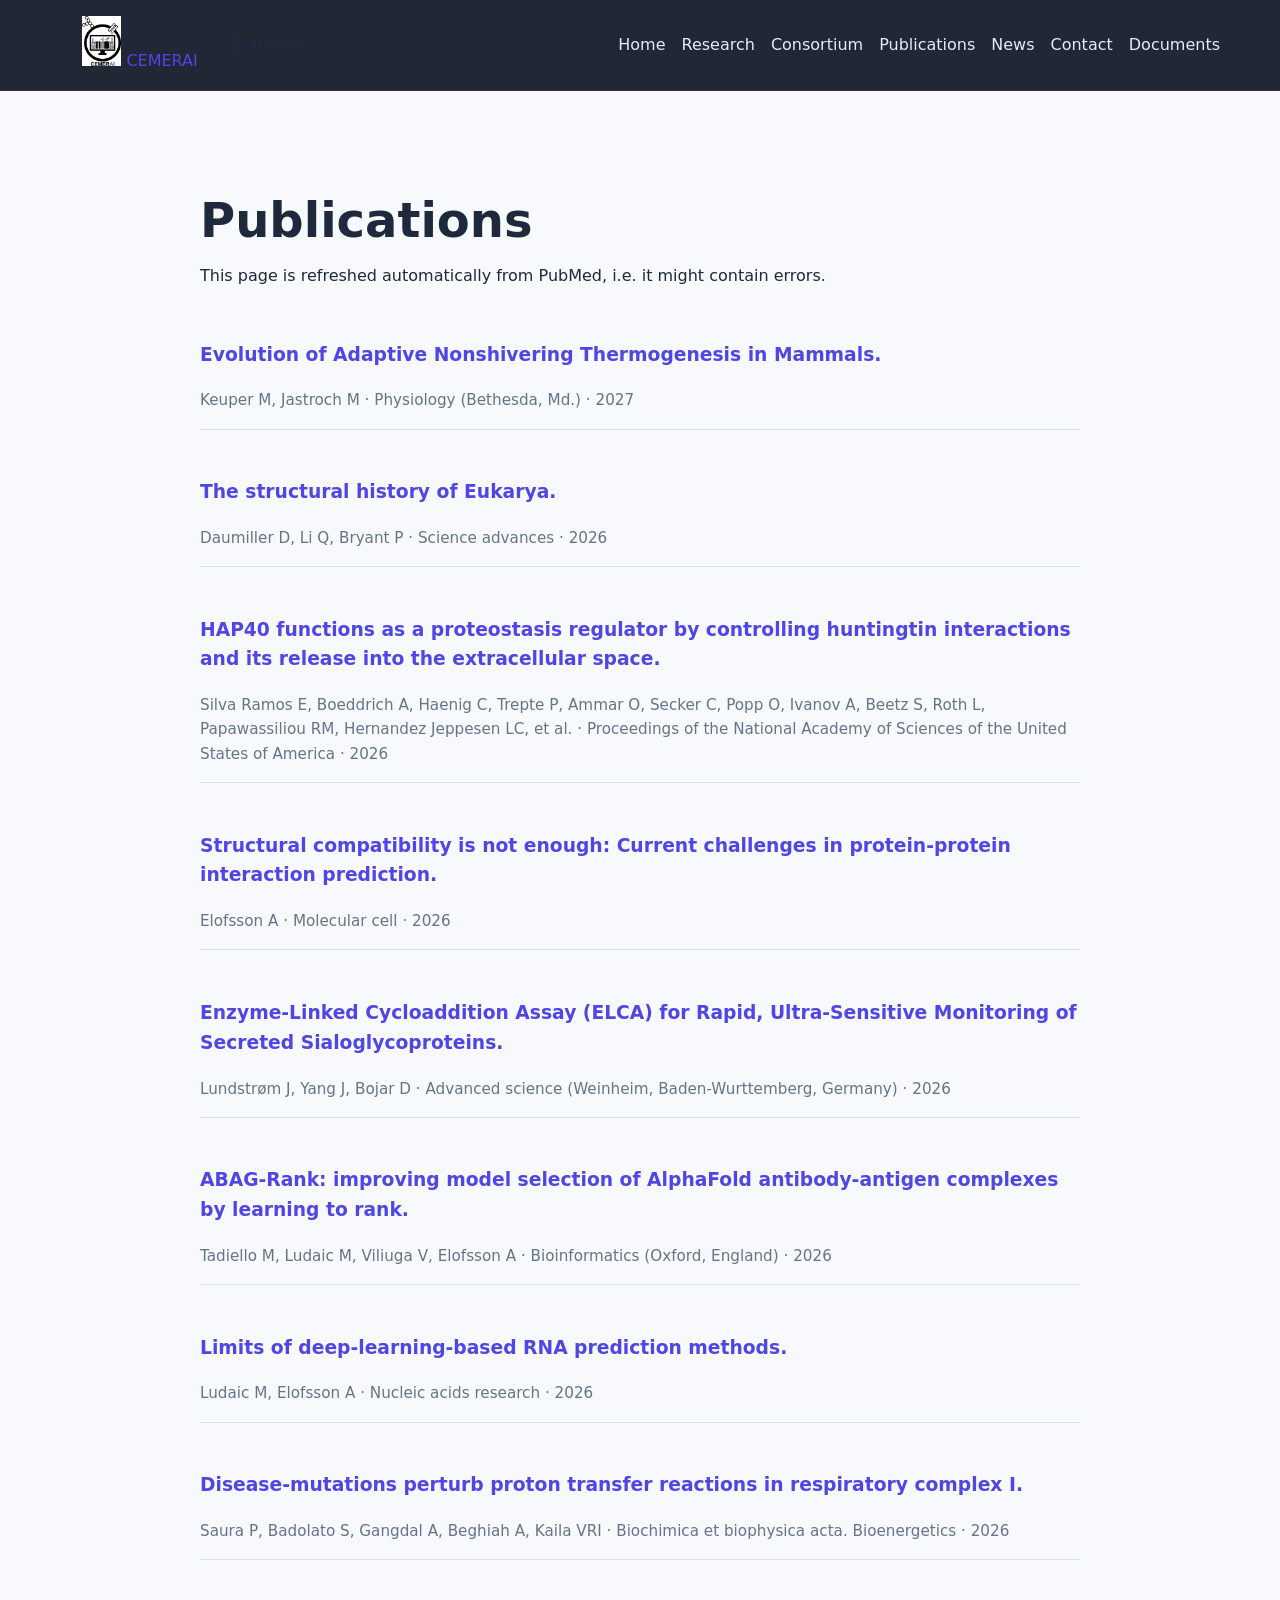
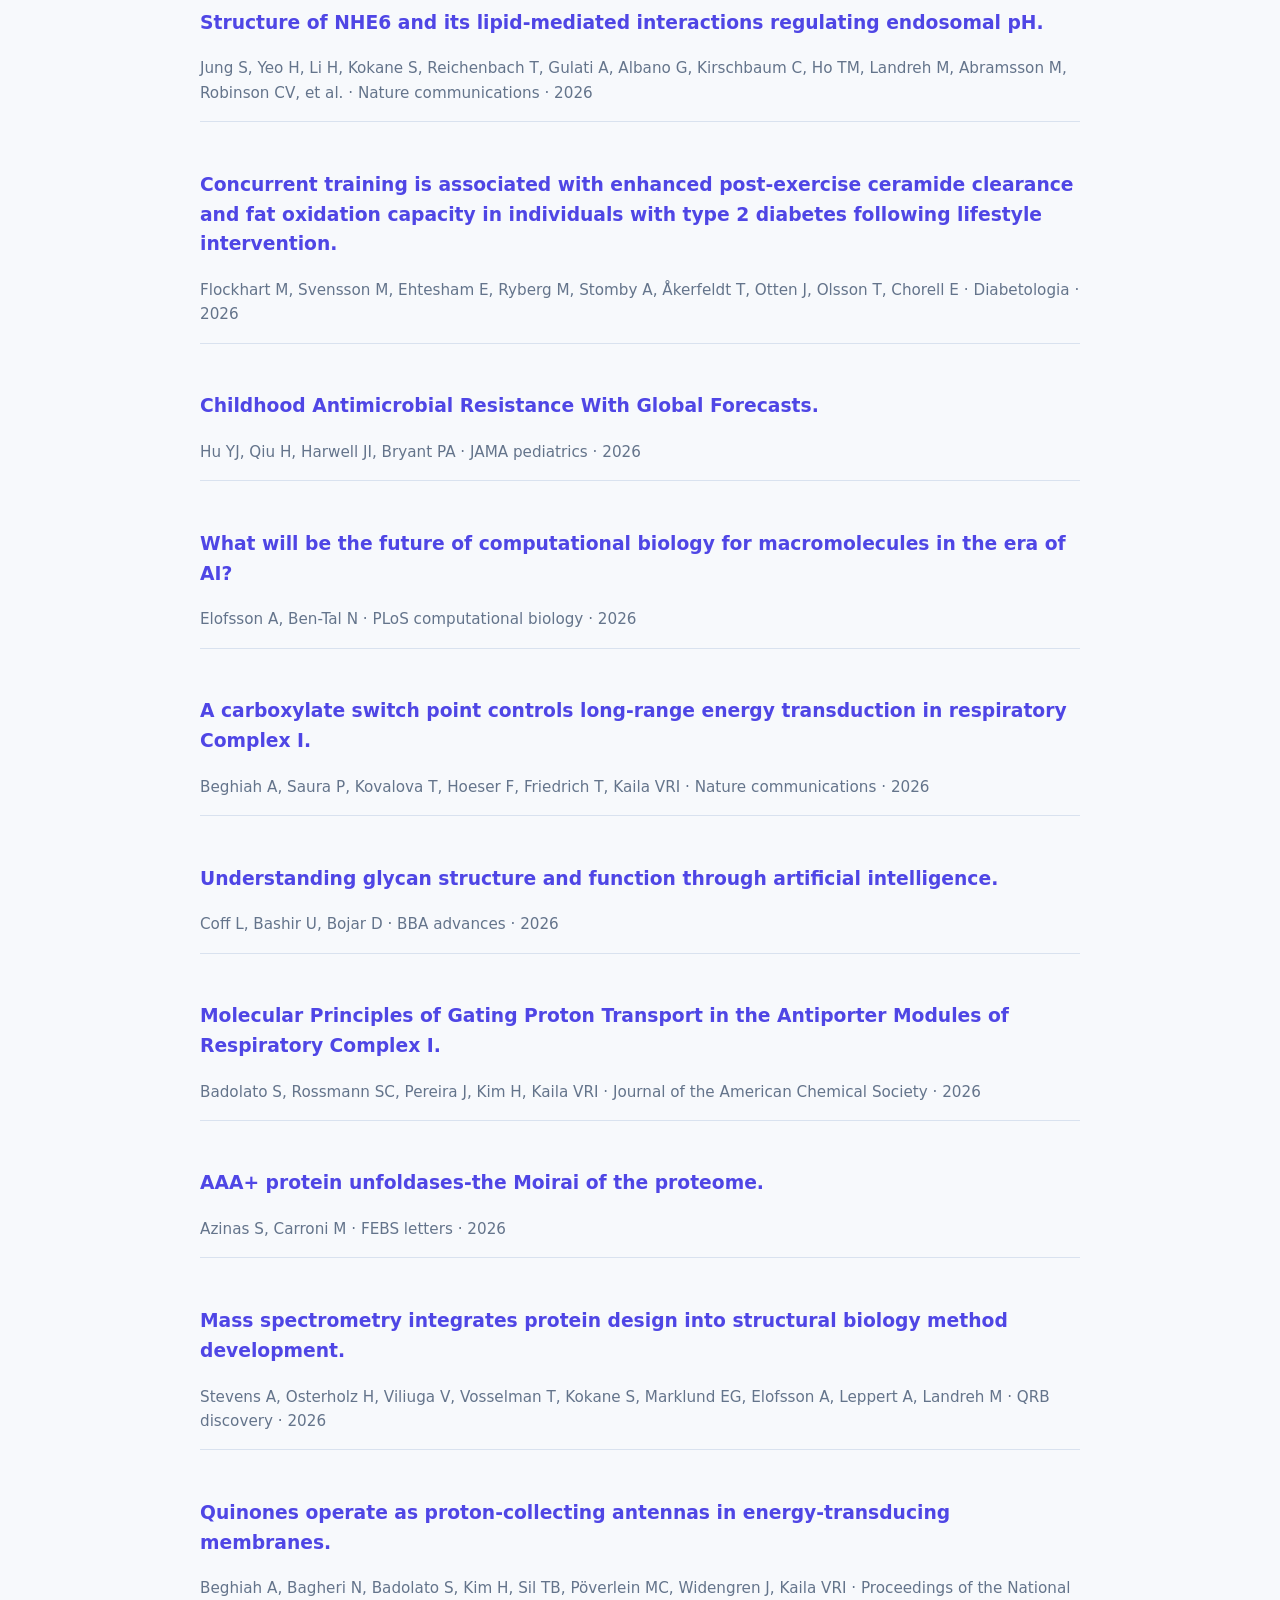
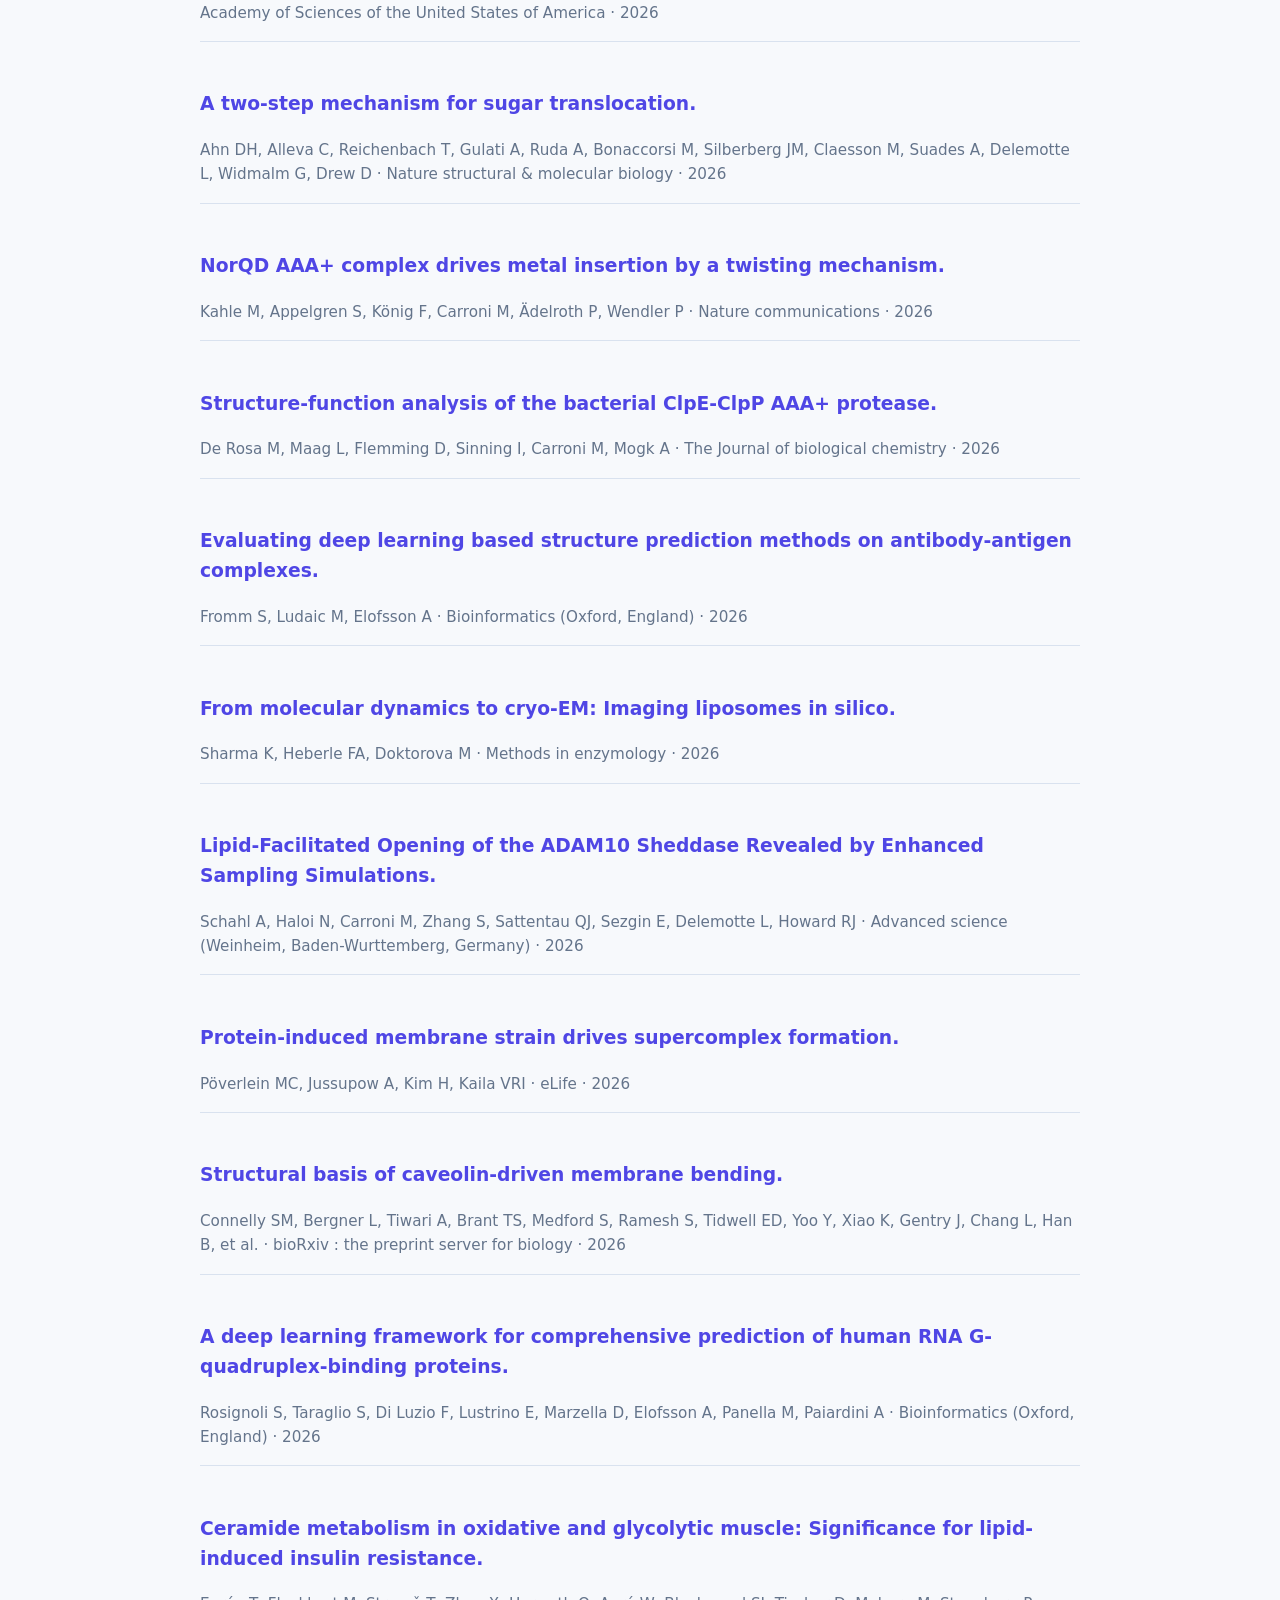
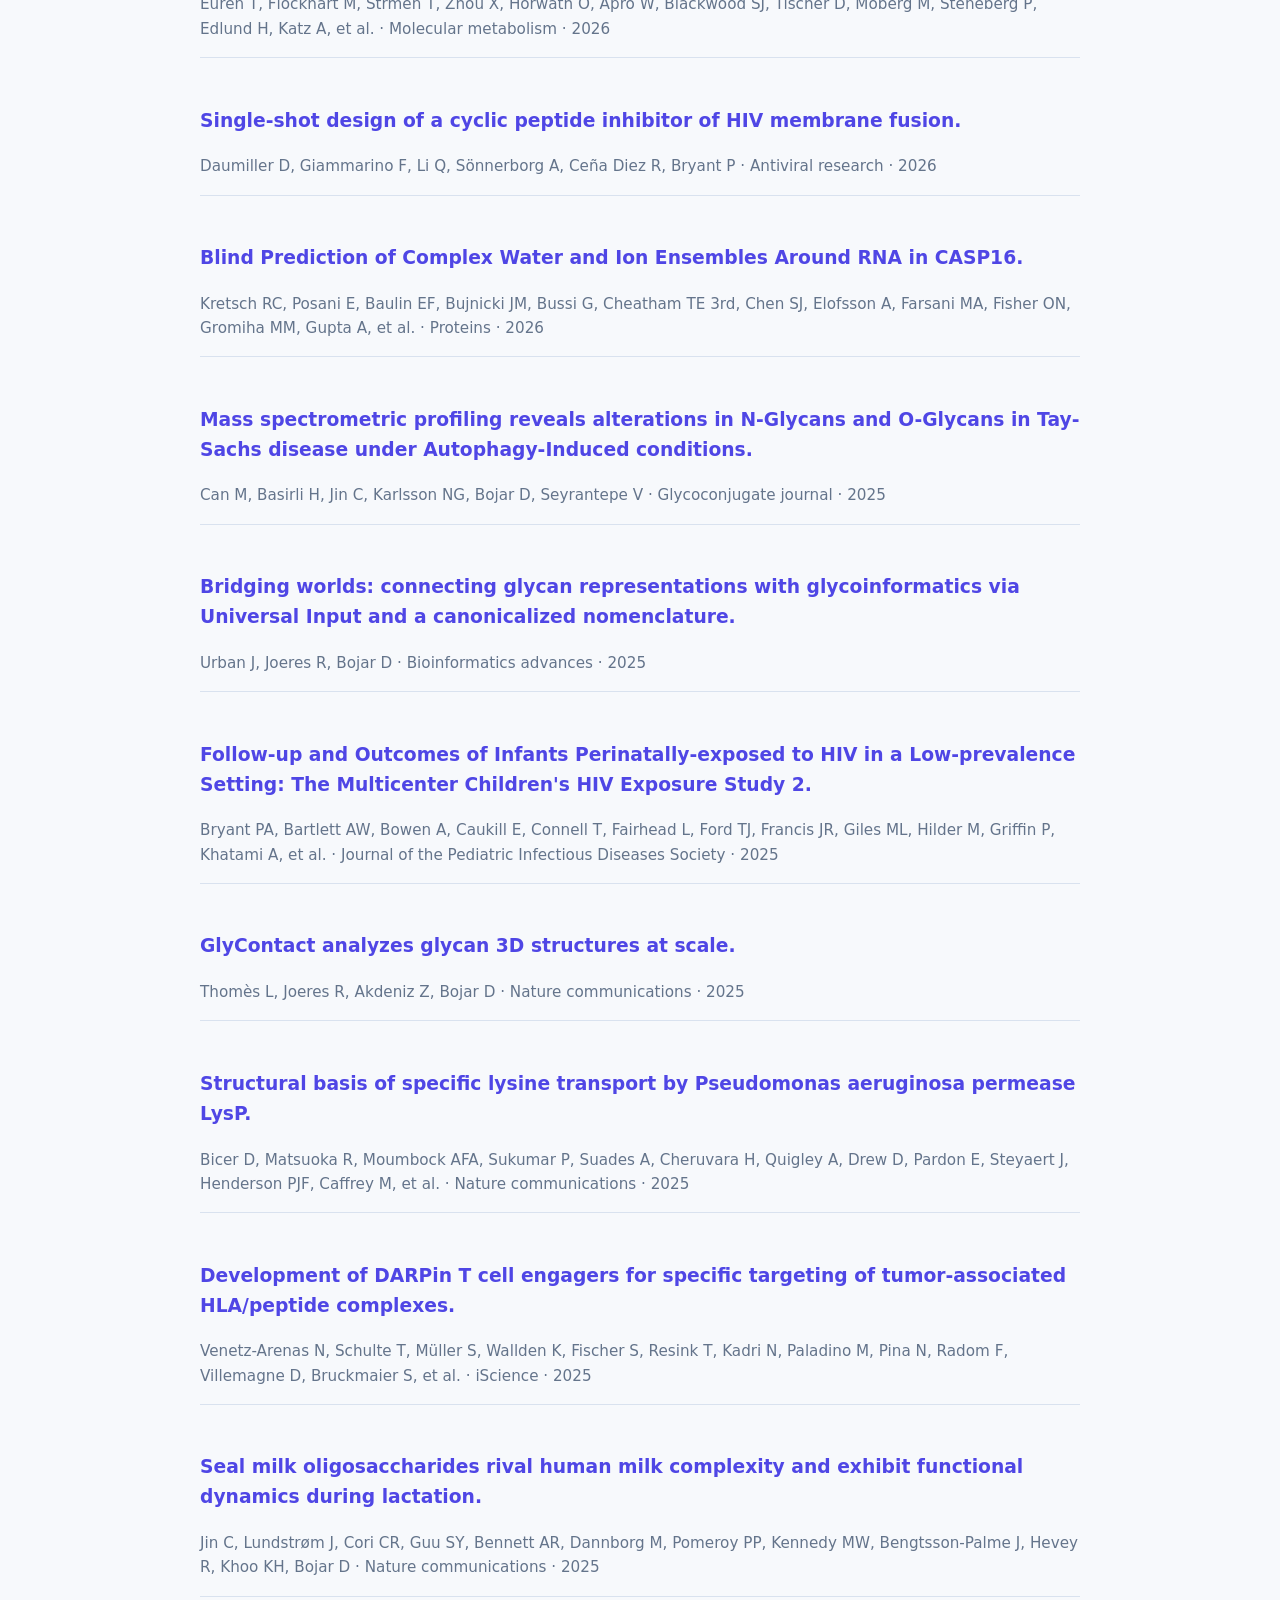
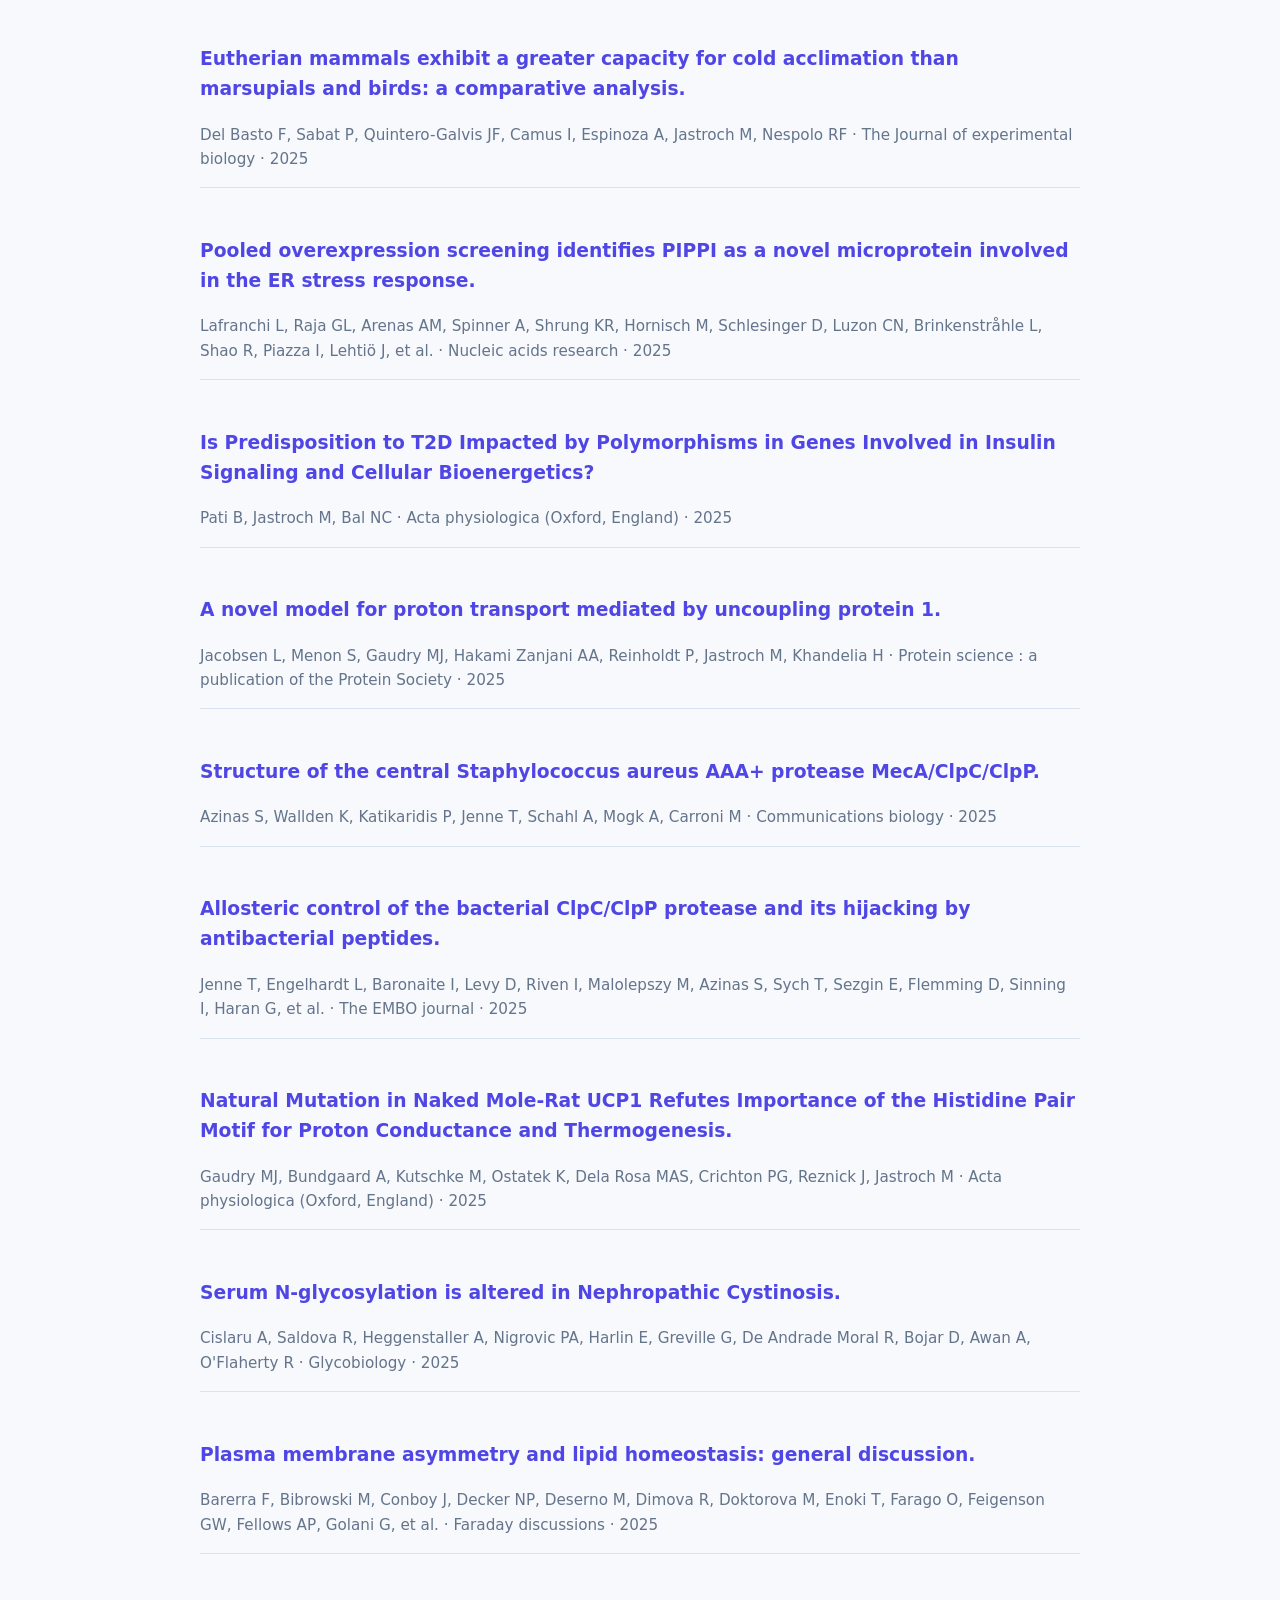
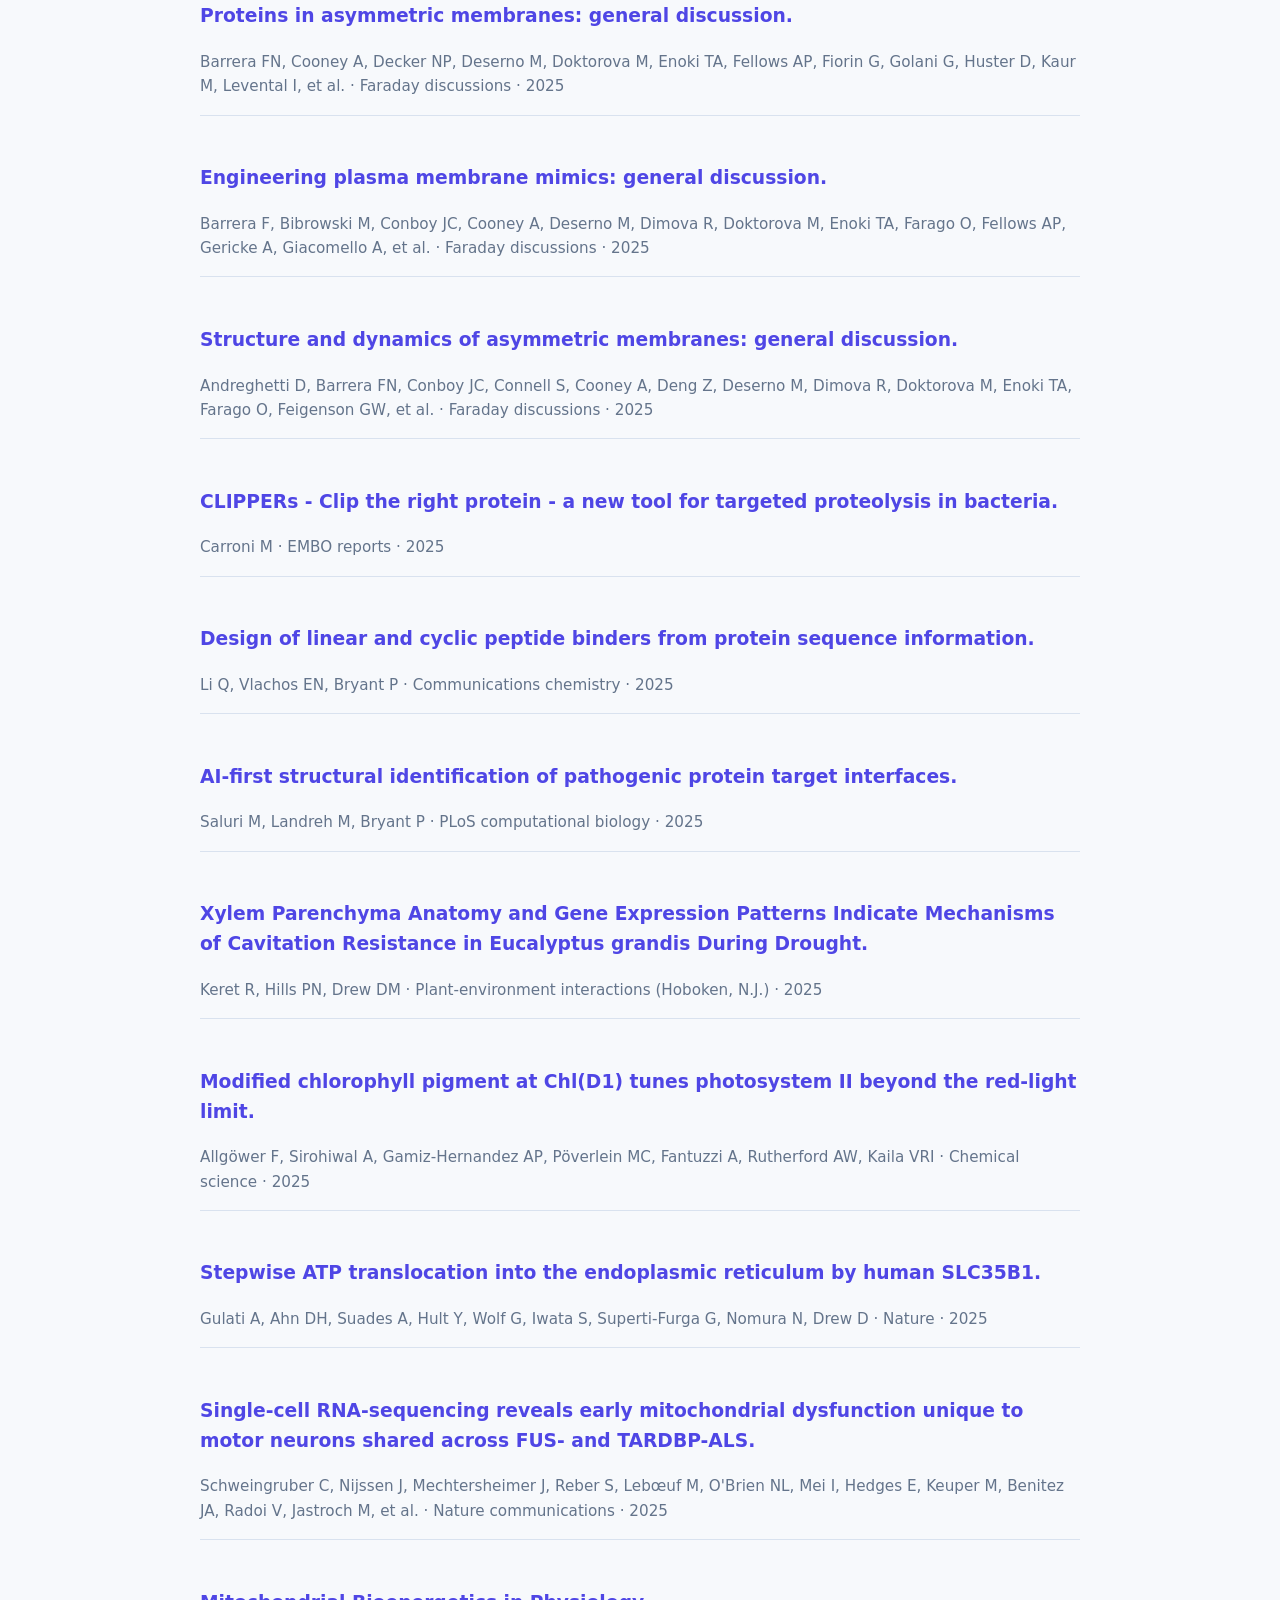
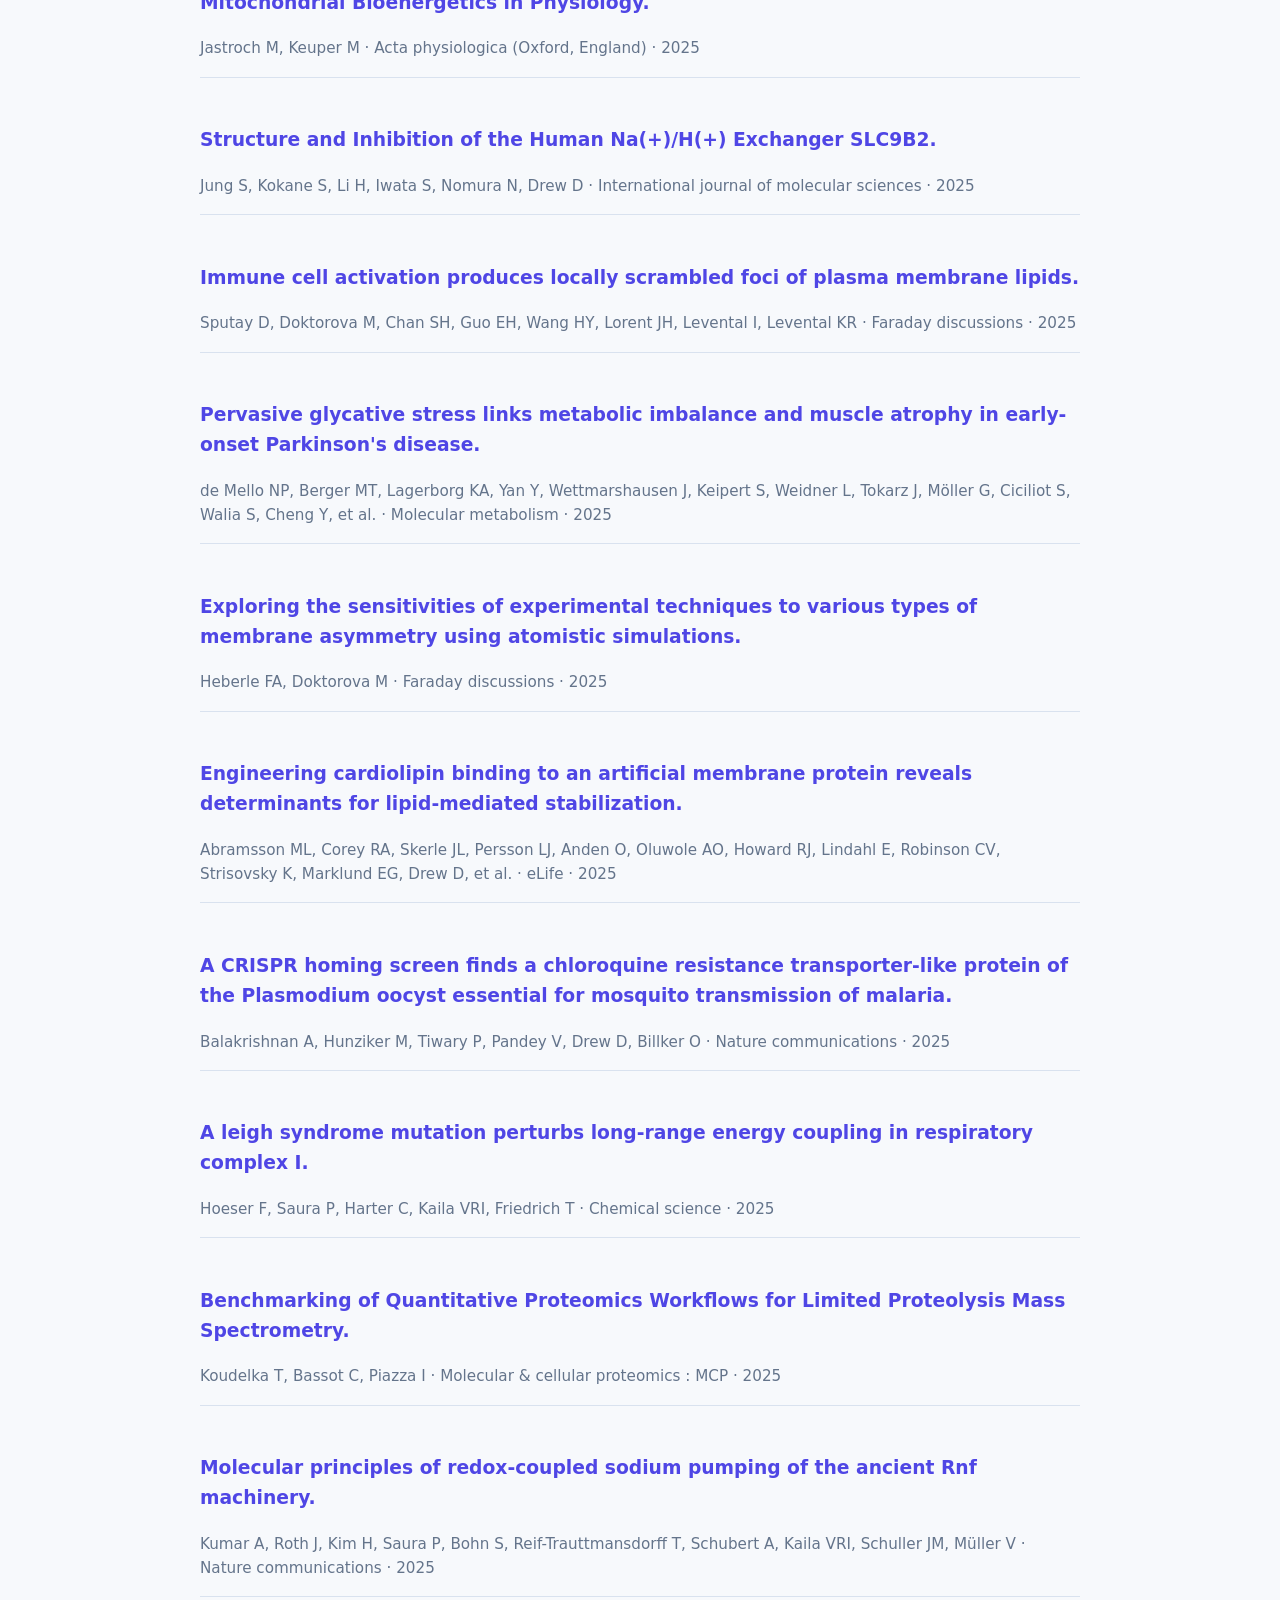
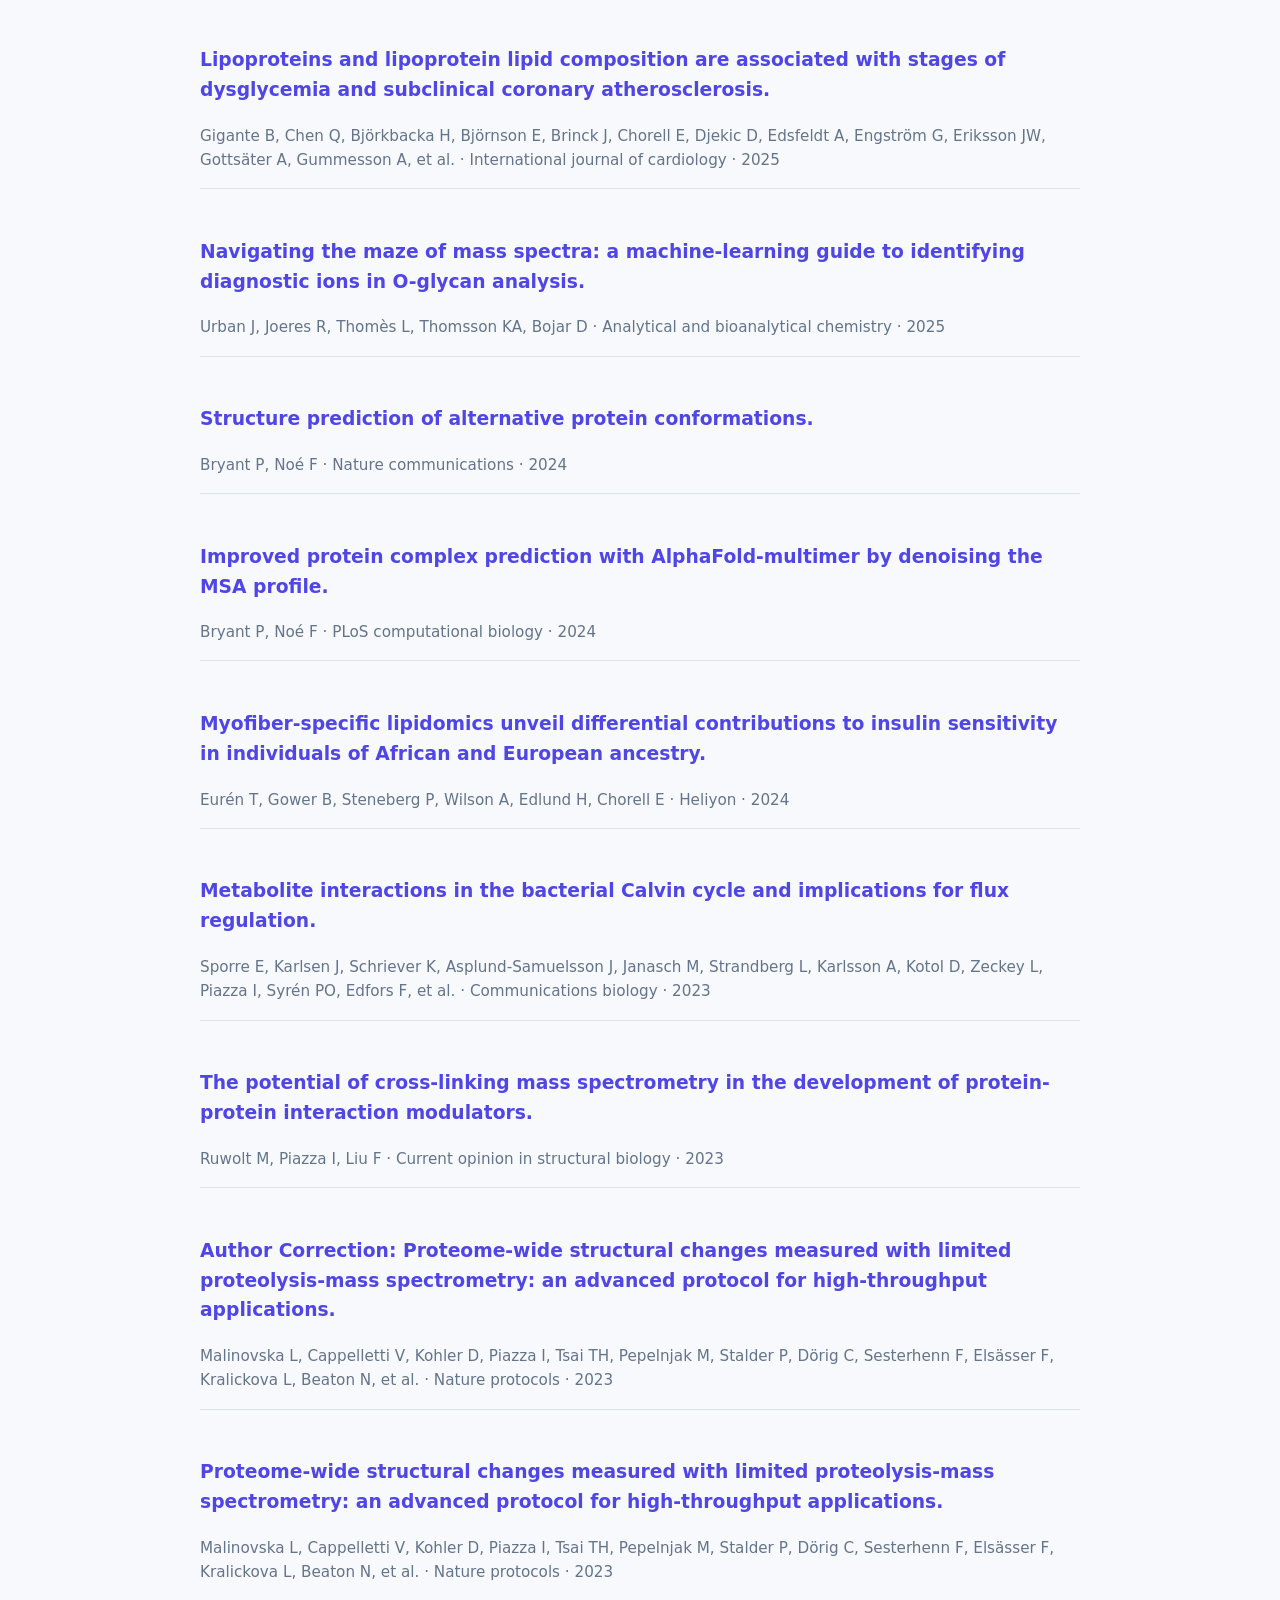
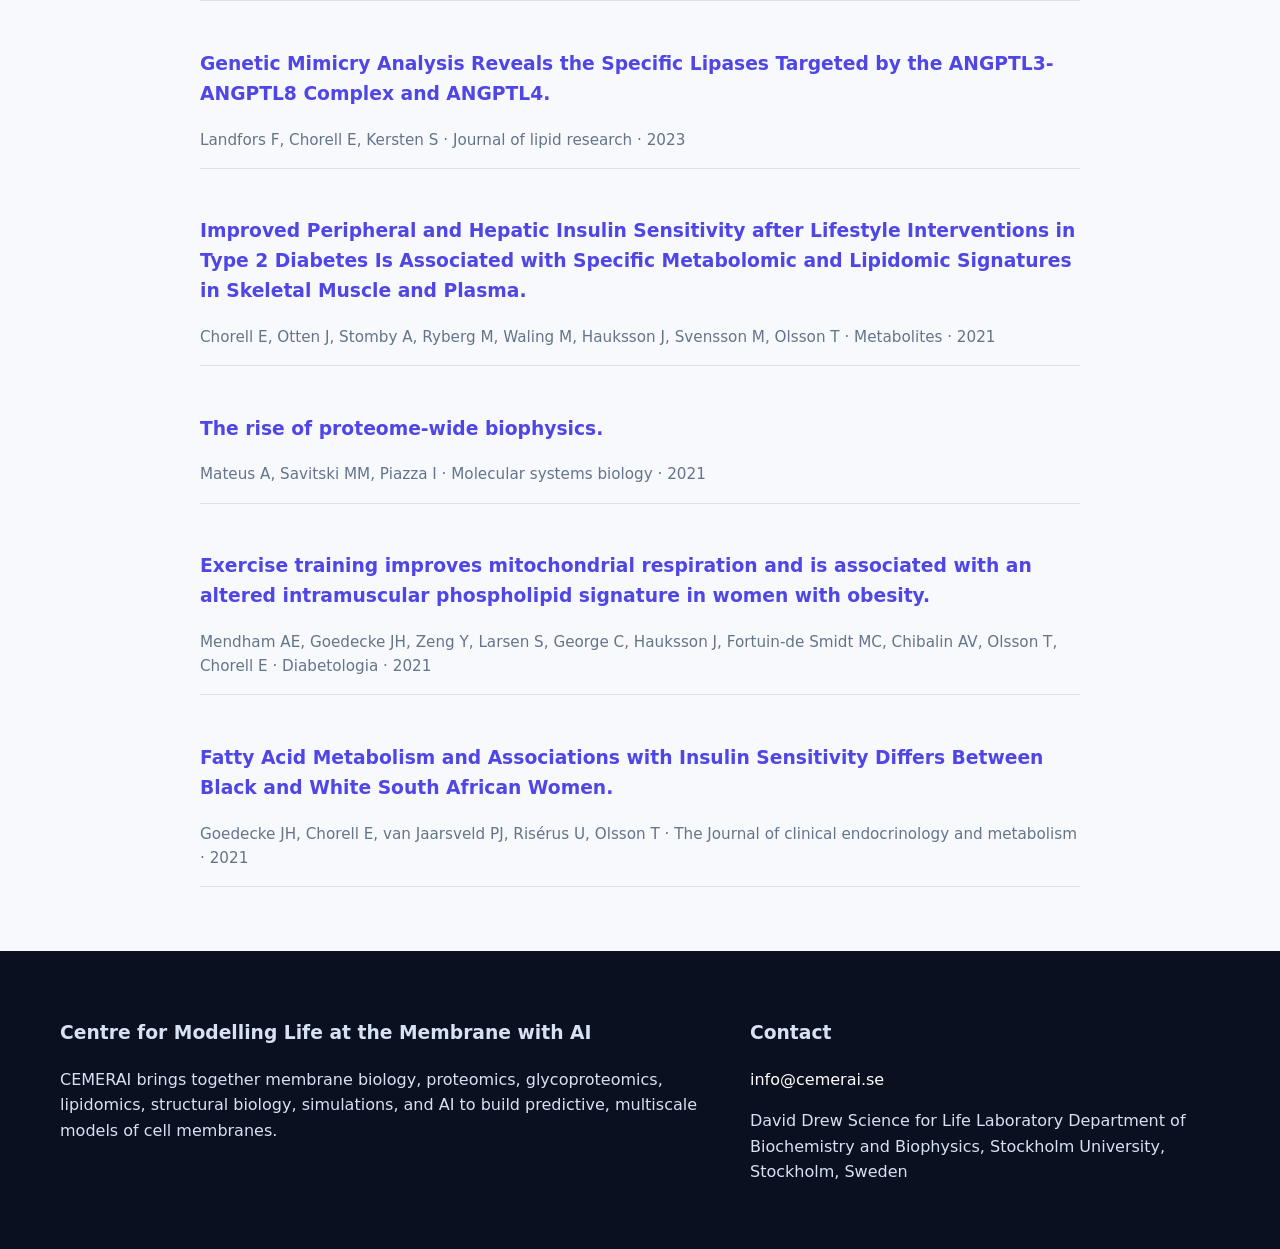
<file: publications/index.html>
<!DOCTYPE html>
<html lang="en">
<head>
  <meta charset="utf-8">
  <meta name="viewport" content="width=device-width, initial-scale=1">
  <title>Publications — CEMERAI</title>
  <meta name="description" content="Centre for Modelling Life at the Membrane with AI">
  <link rel="canonical" href="https://cemerai.se/publications/">
  <link rel="icon" type="image/x-icon" href="/favicon.ico">
  <link rel="icon" type="image/png" sizes="32x32" href="/favicon-32x32.png">
  <link rel="icon" type="image/png" sizes="16x16" href="/favicon-16x16.png">
  <link rel="apple-touch-icon" sizes="180x180" href="/apple-touch-icon.png">
  
  <link rel="stylesheet" href="/css/site.min.3b3e1397032ec7eb700baebb277e1d66d30445f2fff9115b7e4cf4bb29911ab1.css">
</head>
<body>
  <header class="site-header">
  <div class="container nav-wrap">
    <a class="brand" href="/">
      <a href="/" class="brand">
	<img src="/img/logo.png" alt="C">
	<span>CEMERAI</span>
      </a>
      <span>
        <strong>CEMERAI</strong>
        <small>Predictive, AI-driven cell membrane biology</small>
      </span>
    </a>
    <nav>
      <ul class="nav-list">
        
        <li><a href="/">Home</a></li>
        
        <li><a href="/research/">Research</a></li>
        
        <li><a href="/consortium/">Consortium</a></li>
        
        <li><a href="/publications/">Publications</a></li>
        
        <li><a href="/news/">News</a></li>
        
        <li><a href="/contact/">Contact</a></li>
        
        <li><a href="/documents/">Documents</a></li>
        
      </ul>
    </nav>
  </div>
</header>

  <main>
    
<section class="section">
  <div class="container prose">
    <h1>Publications</h1>
    <p>This page is refreshed automatically from PubMed, i.e. it might contain errors.</p>


<div class="table-like">
  
  <article class="pub-item">
    <h3><a href="https://pubmed.ncbi.nlm.nih.gov/42370847/">Evolution of Adaptive Nonshivering Thermogenesis in Mammals.</a></h3>
    <div class="pub-meta">Keuper M, Jastroch M · Physiology (Bethesda, Md.) · 2027</div>
  </article>
  
  <article class="pub-item">
    <h3><a href="https://pubmed.ncbi.nlm.nih.gov/42950045/">The structural history of Eukarya.</a></h3>
    <div class="pub-meta">Daumiller D, Li Q, Bryant P · Science advances · 2026</div>
  </article>
  
  <article class="pub-item">
    <h3><a href="https://pubmed.ncbi.nlm.nih.gov/42911856/">HAP40 functions as a proteostasis regulator by controlling huntingtin interactions and its release into the extracellular space.</a></h3>
    <div class="pub-meta">Silva Ramos E, Boeddrich A, Haenig C, Trepte P, Ammar O, Secker C, Popp O, Ivanov A, Beetz S, Roth L, Papawassiliou RM, Hernandez Jeppesen LC, et al. · Proceedings of the National Academy of Sciences of the United States of America · 2026</div>
  </article>
  
  <article class="pub-item">
    <h3><a href="https://pubmed.ncbi.nlm.nih.gov/42880216/">Structural compatibility is not enough: Current challenges in protein-protein interaction prediction.</a></h3>
    <div class="pub-meta">Elofsson A · Molecular cell · 2026</div>
  </article>
  
  <article class="pub-item">
    <h3><a href="https://pubmed.ncbi.nlm.nih.gov/42875900/">Enzyme-Linked Cycloaddition Assay (ELCA) for Rapid, Ultra-Sensitive Monitoring of Secreted Sialoglycoproteins.</a></h3>
    <div class="pub-meta">Lundstrøm J, Yang J, Bojar D · Advanced science (Weinheim, Baden-Wurttemberg, Germany) · 2026</div>
  </article>
  
  <article class="pub-item">
    <h3><a href="https://pubmed.ncbi.nlm.nih.gov/42693924/">ABAG-Rank: improving model selection of AlphaFold antibody-antigen complexes by learning to rank.</a></h3>
    <div class="pub-meta">Tadiello M, Ludaic M, Viliuga V, Elofsson A · Bioinformatics (Oxford, England) · 2026</div>
  </article>
  
  <article class="pub-item">
    <h3><a href="https://pubmed.ncbi.nlm.nih.gov/42635124/">Limits of deep-learning-based RNA prediction methods.</a></h3>
    <div class="pub-meta">Ludaic M, Elofsson A · Nucleic acids research · 2026</div>
  </article>
  
  <article class="pub-item">
    <h3><a href="https://pubmed.ncbi.nlm.nih.gov/42607826/">Disease-mutations perturb proton transfer reactions in respiratory complex I.</a></h3>
    <div class="pub-meta">Saura P, Badolato S, Gangdal A, Beghiah A, Kaila VRI · Biochimica et biophysica acta. Bioenergetics · 2026</div>
  </article>
  
  <article class="pub-item">
    <h3><a href="https://pubmed.ncbi.nlm.nih.gov/42581050/">Structure of NHE6 and its lipid-mediated interactions regulating endosomal pH.</a></h3>
    <div class="pub-meta">Jung S, Yeo H, Li H, Kokane S, Reichenbach T, Gulati A, Albano G, Kirschbaum C, Ho TM, Landreh M, Abramsson M, Robinson CV, et al. · Nature communications · 2026</div>
  </article>
  
  <article class="pub-item">
    <h3><a href="https://pubmed.ncbi.nlm.nih.gov/42557446/">Concurrent training is associated with enhanced post-exercise ceramide clearance and fat oxidation capacity in individuals with type 2 diabetes following lifestyle intervention.</a></h3>
    <div class="pub-meta">Flockhart M, Svensson M, Ehtesham E, Ryberg M, Stomby A, Åkerfeldt T, Otten J, Olsson T, Chorell E · Diabetologia · 2026</div>
  </article>
  
  <article class="pub-item">
    <h3><a href="https://pubmed.ncbi.nlm.nih.gov/42475107/">Childhood Antimicrobial Resistance With Global Forecasts.</a></h3>
    <div class="pub-meta">Hu YJ, Qiu H, Harwell JI, Bryant PA · JAMA pediatrics · 2026</div>
  </article>
  
  <article class="pub-item">
    <h3><a href="https://pubmed.ncbi.nlm.nih.gov/42418429/">What will be the future of computational biology for macromolecules in the era of AI?</a></h3>
    <div class="pub-meta">Elofsson A, Ben-Tal N · PLoS computational biology · 2026</div>
  </article>
  
  <article class="pub-item">
    <h3><a href="https://pubmed.ncbi.nlm.nih.gov/42386739/">A carboxylate switch point controls long-range energy transduction in respiratory Complex I.</a></h3>
    <div class="pub-meta">Beghiah A, Saura P, Kovalova T, Hoeser F, Friedrich T, Kaila VRI · Nature communications · 2026</div>
  </article>
  
  <article class="pub-item">
    <h3><a href="https://pubmed.ncbi.nlm.nih.gov/42382275/">Understanding glycan structure and function through artificial intelligence.</a></h3>
    <div class="pub-meta">Coff L, Bashir U, Bojar D · BBA advances · 2026</div>
  </article>
  
  <article class="pub-item">
    <h3><a href="https://pubmed.ncbi.nlm.nih.gov/42103683/">Molecular Principles of Gating Proton Transport in the Antiporter Modules of Respiratory Complex I.</a></h3>
    <div class="pub-meta">Badolato S, Rossmann SC, Pereira J, Kim H, Kaila VRI · Journal of the American Chemical Society · 2026</div>
  </article>
  
  <article class="pub-item">
    <h3><a href="https://pubmed.ncbi.nlm.nih.gov/42099002/">AAA&#43; protein unfoldases-the Moirai of the proteome.</a></h3>
    <div class="pub-meta">Azinas S, Carroni M · FEBS letters · 2026</div>
  </article>
  
  <article class="pub-item">
    <h3><a href="https://pubmed.ncbi.nlm.nih.gov/42063620/">Mass spectrometry integrates protein design into structural biology method development.</a></h3>
    <div class="pub-meta">Stevens A, Osterholz H, Viliuga V, Vosselman T, Kokane S, Marklund EG, Elofsson A, Leppert A, Landreh M · QRB discovery · 2026</div>
  </article>
  
  <article class="pub-item">
    <h3><a href="https://pubmed.ncbi.nlm.nih.gov/41980103/">Quinones operate as proton-collecting antennas in energy-transducing membranes.</a></h3>
    <div class="pub-meta">Beghiah A, Bagheri N, Badolato S, Kim H, Sil TB, Pöverlein MC, Widengren J, Kaila VRI · Proceedings of the National Academy of Sciences of the United States of America · 2026</div>
  </article>
  
  <article class="pub-item">
    <h3><a href="https://pubmed.ncbi.nlm.nih.gov/41951885/">A two-step mechanism for sugar translocation.</a></h3>
    <div class="pub-meta">Ahn DH, Alleva C, Reichenbach T, Gulati A, Ruda A, Bonaccorsi M, Silberberg JM, Claesson M, Suades A, Delemotte L, Widmalm G, Drew D · Nature structural &amp; molecular biology · 2026</div>
  </article>
  
  <article class="pub-item">
    <h3><a href="https://pubmed.ncbi.nlm.nih.gov/41896537/">NorQD AAA&#43; complex drives metal insertion by a twisting mechanism.</a></h3>
    <div class="pub-meta">Kahle M, Appelgren S, König F, Carroni M, Ädelroth P, Wendler P · Nature communications · 2026</div>
  </article>
  
  <article class="pub-item">
    <h3><a href="https://pubmed.ncbi.nlm.nih.gov/41895441/">Structure-function analysis of the bacterial ClpE-ClpP AAA&#43; protease.</a></h3>
    <div class="pub-meta">De Rosa M, Maag L, Flemming D, Sinning I, Carroni M, Mogk A · The Journal of biological chemistry · 2026</div>
  </article>
  
  <article class="pub-item">
    <h3><a href="https://pubmed.ncbi.nlm.nih.gov/41863324/">Evaluating deep learning based structure prediction methods on antibody-antigen complexes.</a></h3>
    <div class="pub-meta">Fromm S, Ludaic M, Elofsson A · Bioinformatics (Oxford, England) · 2026</div>
  </article>
  
  <article class="pub-item">
    <h3><a href="https://pubmed.ncbi.nlm.nih.gov/41765595/">From molecular dynamics to cryo-EM: Imaging liposomes in silico.</a></h3>
    <div class="pub-meta">Sharma K, Heberle FA, Doktorova M · Methods in enzymology · 2026</div>
  </article>
  
  <article class="pub-item">
    <h3><a href="https://pubmed.ncbi.nlm.nih.gov/41733033/">Lipid-Facilitated Opening of the ADAM10 Sheddase Revealed by Enhanced Sampling Simulations.</a></h3>
    <div class="pub-meta">Schahl A, Haloi N, Carroni M, Zhang S, Sattentau QJ, Sezgin E, Delemotte L, Howard RJ · Advanced science (Weinheim, Baden-Wurttemberg, Germany) · 2026</div>
  </article>
  
  <article class="pub-item">
    <h3><a href="https://pubmed.ncbi.nlm.nih.gov/41729568/">Protein-induced membrane strain drives supercomplex formation.</a></h3>
    <div class="pub-meta">Pöverlein MC, Jussupow A, Kim H, Kaila VRI · eLife · 2026</div>
  </article>
  
  <article class="pub-item">
    <h3><a href="https://pubmed.ncbi.nlm.nih.gov/41717096/">Structural basis of caveolin-driven membrane bending.</a></h3>
    <div class="pub-meta">Connelly SM, Bergner L, Tiwari A, Brant TS, Medford S, Ramesh S, Tidwell ED, Yoo Y, Xiao K, Gentry J, Chang L, Han B, et al. · bioRxiv : the preprint server for biology · 2026</div>
  </article>
  
  <article class="pub-item">
    <h3><a href="https://pubmed.ncbi.nlm.nih.gov/41712756/">A deep learning framework for comprehensive prediction of human RNA G-quadruplex-binding proteins.</a></h3>
    <div class="pub-meta">Rosignoli S, Taraglio S, Di Luzio F, Lustrino E, Marzella D, Elofsson A, Panella M, Paiardini A · Bioinformatics (Oxford, England) · 2026</div>
  </article>
  
  <article class="pub-item">
    <h3><a href="https://pubmed.ncbi.nlm.nih.gov/41707846/">Ceramide metabolism in oxidative and glycolytic muscle: Significance for lipid-induced insulin resistance.</a></h3>
    <div class="pub-meta">Eurén T, Flockhart M, Strmeň T, Zhou X, Horwath O, Apró W, Blackwood SJ, Tischer D, Moberg M, Steneberg P, Edlund H, Katz A, et al. · Molecular metabolism · 2026</div>
  </article>
  
  <article class="pub-item">
    <h3><a href="https://pubmed.ncbi.nlm.nih.gov/41423064/">Single-shot design of a cyclic peptide inhibitor of HIV membrane fusion.</a></h3>
    <div class="pub-meta">Daumiller D, Giammarino F, Li Q, Sönnerborg A, Ceña Diez R, Bryant P · Antiviral research · 2026</div>
  </article>
  
  <article class="pub-item">
    <h3><a href="https://pubmed.ncbi.nlm.nih.gov/41204761/">Blind Prediction of Complex Water and Ion Ensembles Around RNA in CASP16.</a></h3>
    <div class="pub-meta">Kretsch RC, Posani E, Baulin EF, Bujnicki JM, Bussi G, Cheatham TE 3rd, Chen SJ, Elofsson A, Farsani MA, Fisher ON, Gromiha MM, Gupta A, et al. · Proteins · 2026</div>
  </article>
  
  <article class="pub-item">
    <h3><a href="https://pubmed.ncbi.nlm.nih.gov/41460292/">Mass spectrometric profiling reveals alterations in N-Glycans and O-Glycans in Tay-Sachs disease under Autophagy-Induced conditions.</a></h3>
    <div class="pub-meta">Can M, Basirli H, Jin C, Karlsson NG, Bojar D, Seyrantepe V · Glycoconjugate journal · 2025</div>
  </article>
  
  <article class="pub-item">
    <h3><a href="https://pubmed.ncbi.nlm.nih.gov/41399632/">Bridging worlds: connecting glycan representations with glycoinformatics via Universal Input and a canonicalized nomenclature.</a></h3>
    <div class="pub-meta">Urban J, Joeres R, Bojar D · Bioinformatics advances · 2025</div>
  </article>
  
  <article class="pub-item">
    <h3><a href="https://pubmed.ncbi.nlm.nih.gov/41396050/">Follow-up and Outcomes of Infants Perinatally-exposed to HIV in a Low-prevalence Setting: The Multicenter Children&#39;s HIV Exposure Study 2.</a></h3>
    <div class="pub-meta">Bryant PA, Bartlett AW, Bowen A, Caukill E, Connell T, Fairhead L, Ford TJ, Francis JR, Giles ML, Hilder M, Griffin P, Khatami A, et al. · Journal of the Pediatric Infectious Diseases Society · 2025</div>
  </article>
  
  <article class="pub-item">
    <h3><a href="https://pubmed.ncbi.nlm.nih.gov/41387443/">GlyContact analyzes glycan 3D structures at scale.</a></h3>
    <div class="pub-meta">Thomès L, Joeres R, Akdeniz Z, Bojar D · Nature communications · 2025</div>
  </article>
  
  <article class="pub-item">
    <h3><a href="https://pubmed.ncbi.nlm.nih.gov/41345107/">Structural basis of specific lysine transport by Pseudomonas aeruginosa permease LysP.</a></h3>
    <div class="pub-meta">Bicer D, Matsuoka R, Moumbock AFA, Sukumar P, Suades A, Cheruvara H, Quigley A, Drew D, Pardon E, Steyaert J, Henderson PJF, Caffrey M, et al. · Nature communications · 2025</div>
  </article>
  
  <article class="pub-item">
    <h3><a href="https://pubmed.ncbi.nlm.nih.gov/41321628/">Development of DARPin T cell engagers for specific targeting of tumor-associated HLA/peptide complexes.</a></h3>
    <div class="pub-meta">Venetz-Arenas N, Schulte T, Müller S, Wallden K, Fischer S, Resink T, Kadri N, Paladino M, Pina N, Radom F, Villemagne D, Bruckmaier S, et al. · iScience · 2025</div>
  </article>
  
  <article class="pub-item">
    <h3><a href="https://pubmed.ncbi.nlm.nih.gov/41290693/">Seal milk oligosaccharides rival human milk complexity and exhibit functional dynamics during lactation.</a></h3>
    <div class="pub-meta">Jin C, Lundstrøm J, Cori CR, Guu SY, Bennett AR, Dannborg M, Pomeroy PP, Kennedy MW, Bengtsson-Palme J, Hevey R, Khoo KH, Bojar D · Nature communications · 2025</div>
  </article>
  
  <article class="pub-item">
    <h3><a href="https://pubmed.ncbi.nlm.nih.gov/41277425/">Eutherian mammals exhibit a greater capacity for cold acclimation than marsupials and birds: a comparative analysis.</a></h3>
    <div class="pub-meta">Del Basto F, Sabat P, Quintero-Galvis JF, Camus I, Espinoza A, Jastroch M, Nespolo RF · The Journal of experimental biology · 2025</div>
  </article>
  
  <article class="pub-item">
    <h3><a href="https://pubmed.ncbi.nlm.nih.gov/41206043/">Pooled overexpression screening identifies PIPPI as a novel microprotein involved in the ER stress response.</a></h3>
    <div class="pub-meta">Lafranchi L, Raja GL, Arenas AM, Spinner A, Shrung KR, Hornisch M, Schlesinger D, Luzon CN, Brinkenstråhle L, Shao R, Piazza I, Lehtiö J, et al. · Nucleic acids research · 2025</div>
  </article>
  
  <article class="pub-item">
    <h3><a href="https://pubmed.ncbi.nlm.nih.gov/41163347/">Is Predisposition to T2D Impacted by Polymorphisms in Genes Involved in Insulin Signaling and Cellular Bioenergetics?</a></h3>
    <div class="pub-meta">Pati B, Jastroch M, Bal NC · Acta physiologica (Oxford, England) · 2025</div>
  </article>
  
  <article class="pub-item">
    <h3><a href="https://pubmed.ncbi.nlm.nih.gov/41158082/">A novel model for proton transport mediated by uncoupling protein 1.</a></h3>
    <div class="pub-meta">Jacobsen L, Menon S, Gaudry MJ, Hakami Zanjani AA, Reinholdt P, Jastroch M, Khandelia H · Protein science : a publication of the Protein Society · 2025</div>
  </article>
  
  <article class="pub-item">
    <h3><a href="https://pubmed.ncbi.nlm.nih.gov/41087538/">Structure of the central Staphylococcus aureus AAA&#43; protease MecA/ClpC/ClpP.</a></h3>
    <div class="pub-meta">Azinas S, Wallden K, Katikaridis P, Jenne T, Schahl A, Mogk A, Carroni M · Communications biology · 2025</div>
  </article>
  
  <article class="pub-item">
    <h3><a href="https://pubmed.ncbi.nlm.nih.gov/41023306/">Allosteric control of the bacterial ClpC/ClpP protease and its hijacking by antibacterial peptides.</a></h3>
    <div class="pub-meta">Jenne T, Engelhardt L, Baronaite I, Levy D, Riven I, Malolepszy M, Azinas S, Sych T, Sezgin E, Flemming D, Sinning I, Haran G, et al. · The EMBO journal · 2025</div>
  </article>
  
  <article class="pub-item">
    <h3><a href="https://pubmed.ncbi.nlm.nih.gov/40990116/">Natural Mutation in Naked Mole-Rat UCP1 Refutes Importance of the Histidine Pair Motif for Proton Conductance and Thermogenesis.</a></h3>
    <div class="pub-meta">Gaudry MJ, Bundgaard A, Kutschke M, Ostatek K, Dela Rosa MAS, Crichton PG, Reznick J, Jastroch M · Acta physiologica (Oxford, England) · 2025</div>
  </article>
  
  <article class="pub-item">
    <h3><a href="https://pubmed.ncbi.nlm.nih.gov/40843950/">Serum N-glycosylation is altered in Nephropathic Cystinosis.</a></h3>
    <div class="pub-meta">Cislaru A, Saldova R, Heggenstaller A, Nigrovic PA, Harlin E, Greville G, De Andrade Moral R, Bojar D, Awan A, O&#39;Flaherty R · Glycobiology · 2025</div>
  </article>
  
  <article class="pub-item">
    <h3><a href="https://pubmed.ncbi.nlm.nih.gov/40758156/">Plasma membrane asymmetry and lipid homeostasis: general discussion.</a></h3>
    <div class="pub-meta">Barerra F, Bibrowski M, Conboy J, Decker NP, Deserno M, Dimova R, Doktorova M, Enoki T, Farago O, Feigenson GW, Fellows AP, Golani G, et al. · Faraday discussions · 2025</div>
  </article>
  
  <article class="pub-item">
    <h3><a href="https://pubmed.ncbi.nlm.nih.gov/40748196/">Proteins in asymmetric membranes: general discussion.</a></h3>
    <div class="pub-meta">Barrera FN, Cooney A, Decker NP, Deserno M, Doktorova M, Enoki TA, Fellows AP, Fiorin G, Golani G, Huster D, Kaur M, Levental I, et al. · Faraday discussions · 2025</div>
  </article>
  
  <article class="pub-item">
    <h3><a href="https://pubmed.ncbi.nlm.nih.gov/40748046/">Engineering plasma membrane mimics: general discussion.</a></h3>
    <div class="pub-meta">Barrera F, Bibrowski M, Conboy JC, Cooney A, Deserno M, Dimova R, Doktorova M, Enoki TA, Farago O, Fellows AP, Gericke A, Giacomello A, et al. · Faraday discussions · 2025</div>
  </article>
  
  <article class="pub-item">
    <h3><a href="https://pubmed.ncbi.nlm.nih.gov/40748040/">Structure and dynamics of asymmetric membranes: general discussion.</a></h3>
    <div class="pub-meta">Andreghetti D, Barrera FN, Conboy JC, Connell S, Cooney A, Deng Z, Deserno M, Dimova R, Doktorova M, Enoki TA, Farago O, Feigenson GW, et al. · Faraday discussions · 2025</div>
  </article>
  
  <article class="pub-item">
    <h3><a href="https://pubmed.ncbi.nlm.nih.gov/40715774/">CLIPPERs - Clip the right protein - a new tool for targeted proteolysis in bacteria.</a></h3>
    <div class="pub-meta">Carroni M · EMBO reports · 2025</div>
  </article>
  
  <article class="pub-item">
    <h3><a href="https://pubmed.ncbi.nlm.nih.gov/40691301/">Design of linear and cyclic peptide binders from protein sequence information.</a></h3>
    <div class="pub-meta">Li Q, Vlachos EN, Bryant P · Communications chemistry · 2025</div>
  </article>
  
  <article class="pub-item">
    <h3><a href="https://pubmed.ncbi.nlm.nih.gov/40570050/">AI-first structural identification of pathogenic protein target interfaces.</a></h3>
    <div class="pub-meta">Saluri M, Landreh M, Bryant P · PLoS computational biology · 2025</div>
  </article>
  
  <article class="pub-item">
    <h3><a href="https://pubmed.ncbi.nlm.nih.gov/40546765/">Xylem Parenchyma Anatomy and Gene Expression Patterns Indicate Mechanisms of Cavitation Resistance in Eucalyptus grandis During Drought.</a></h3>
    <div class="pub-meta">Keret R, Hills PN, Drew DM · Plant-environment interactions (Hoboken, N.J.) · 2025</div>
  </article>
  
  <article class="pub-item">
    <h3><a href="https://pubmed.ncbi.nlm.nih.gov/40453800/">Modified chlorophyll pigment at Chl(D1) tunes photosystem II beyond the red-light limit.</a></h3>
    <div class="pub-meta">Allgöwer F, Sirohiwal A, Gamiz-Hernandez AP, Pöverlein MC, Fantuzzi A, Rutherford AW, Kaila VRI · Chemical science · 2025</div>
  </article>
  
  <article class="pub-item">
    <h3><a href="https://pubmed.ncbi.nlm.nih.gov/40399679/">Stepwise ATP translocation into the endoplasmic reticulum by human SLC35B1.</a></h3>
    <div class="pub-meta">Gulati A, Ahn DH, Suades A, Hult Y, Wolf G, Iwata S, Superti-Furga G, Nomura N, Drew D · Nature · 2025</div>
  </article>
  
  <article class="pub-item">
    <h3><a href="https://pubmed.ncbi.nlm.nih.gov/40389397/">Single-cell RNA-sequencing reveals early mitochondrial dysfunction unique to motor neurons shared across FUS- and TARDBP-ALS.</a></h3>
    <div class="pub-meta">Schweingruber C, Nijssen J, Mechtersheimer J, Reber S, Lebœuf M, O&#39;Brien NL, Mei I, Hedges E, Keuper M, Benitez JA, Radoi V, Jastroch M, et al. · Nature communications · 2025</div>
  </article>
  
  <article class="pub-item">
    <h3><a href="https://pubmed.ncbi.nlm.nih.gov/40384387/">Mitochondrial Bioenergetics in Physiology.</a></h3>
    <div class="pub-meta">Jastroch M, Keuper M · Acta physiologica (Oxford, England) · 2025</div>
  </article>
  
  <article class="pub-item">
    <h3><a href="https://pubmed.ncbi.nlm.nih.gov/40362458/">Structure and Inhibition of the Human Na(&#43;)/H(&#43;) Exchanger SLC9B2.</a></h3>
    <div class="pub-meta">Jung S, Kokane S, Li H, Iwata S, Nomura N, Drew D · International journal of molecular sciences · 2025</div>
  </article>
  
  <article class="pub-item">
    <h3><a href="https://pubmed.ncbi.nlm.nih.gov/40351229/">Immune cell activation produces locally scrambled foci of plasma membrane lipids.</a></h3>
    <div class="pub-meta">Sputay D, Doktorova M, Chan SH, Guo EH, Wang HY, Lorent JH, Levental I, Levental KR · Faraday discussions · 2025</div>
  </article>
  
  <article class="pub-item">
    <h3><a href="https://pubmed.ncbi.nlm.nih.gov/40345387/">Pervasive glycative stress links metabolic imbalance and muscle atrophy in early-onset Parkinson&#39;s disease.</a></h3>
    <div class="pub-meta">de Mello NP, Berger MT, Lagerborg KA, Yan Y, Wettmarshausen J, Keipert S, Weidner L, Tokarz J, Möller G, Ciciliot S, Walia S, Cheng Y, et al. · Molecular metabolism · 2025</div>
  </article>
  
  <article class="pub-item">
    <h3><a href="https://pubmed.ncbi.nlm.nih.gov/40338116/">Exploring the sensitivities of experimental techniques to various types of membrane asymmetry using atomistic simulations.</a></h3>
    <div class="pub-meta">Heberle FA, Doktorova M · Faraday discussions · 2025</div>
  </article>
  
  <article class="pub-item">
    <h3><a href="https://pubmed.ncbi.nlm.nih.gov/40304703/">Engineering cardiolipin binding to an artificial membrane protein reveals determinants for lipid-mediated stabilization.</a></h3>
    <div class="pub-meta">Abramsson ML, Corey RA, Skerle JL, Persson LJ, Anden O, Oluwole AO, Howard RJ, Lindahl E, Robinson CV, Strisovsky K, Marklund EG, Drew D, et al. · eLife · 2025</div>
  </article>
  
  <article class="pub-item">
    <h3><a href="https://pubmed.ncbi.nlm.nih.gov/40274854/">A CRISPR homing screen finds a chloroquine resistance transporter-like protein of the Plasmodium oocyst essential for mosquito transmission of malaria.</a></h3>
    <div class="pub-meta">Balakrishnan A, Hunziker M, Tiwary P, Pandey V, Drew D, Billker O · Nature communications · 2025</div>
  </article>
  
  <article class="pub-item">
    <h3><a href="https://pubmed.ncbi.nlm.nih.gov/40151474/">A leigh syndrome mutation perturbs long-range energy coupling in respiratory complex I.</a></h3>
    <div class="pub-meta">Hoeser F, Saura P, Harter C, Kaila VRI, Friedrich T · Chemical science · 2025</div>
  </article>
  
  <article class="pub-item">
    <h3><a href="https://pubmed.ncbi.nlm.nih.gov/40089063/">Benchmarking of Quantitative Proteomics Workflows for Limited Proteolysis Mass Spectrometry.</a></h3>
    <div class="pub-meta">Koudelka T, Bassot C, Piazza I · Molecular &amp; cellular proteomics : MCP · 2025</div>
  </article>
  
  <article class="pub-item">
    <h3><a href="https://pubmed.ncbi.nlm.nih.gov/40055346/">Molecular principles of redox-coupled sodium pumping of the ancient Rnf machinery.</a></h3>
    <div class="pub-meta">Kumar A, Roth J, Kim H, Saura P, Bohn S, Reif-Trauttmansdorff T, Schubert A, Kaila VRI, Schuller JM, Müller V · Nature communications · 2025</div>
  </article>
  
  <article class="pub-item">
    <h3><a href="https://pubmed.ncbi.nlm.nih.gov/39500476/">Lipoproteins and lipoprotein lipid composition are associated with stages of dysglycemia and subclinical coronary atherosclerosis.</a></h3>
    <div class="pub-meta">Gigante B, Chen Q, Björkbacka H, Björnson E, Brinck J, Chorell E, Djekic D, Edsfeldt A, Engström G, Eriksson JW, Gottsäter A, Gummesson A, et al. · International journal of cardiology · 2025</div>
  </article>
  
  <article class="pub-item">
    <h3><a href="https://pubmed.ncbi.nlm.nih.gov/39180595/">Navigating the maze of mass spectra: a machine-learning guide to identifying diagnostic ions in O-glycan analysis.</a></h3>
    <div class="pub-meta">Urban J, Joeres R, Thomès L, Thomsson KA, Bojar D · Analytical and bioanalytical chemistry · 2025</div>
  </article>
  
  <article class="pub-item">
    <h3><a href="https://pubmed.ncbi.nlm.nih.gov/39187507/">Structure prediction of alternative protein conformations.</a></h3>
    <div class="pub-meta">Bryant P, Noé F · Nature communications · 2024</div>
  </article>
  
  <article class="pub-item">
    <h3><a href="https://pubmed.ncbi.nlm.nih.gov/39052676/">Improved protein complex prediction with AlphaFold-multimer by denoising the MSA profile.</a></h3>
    <div class="pub-meta">Bryant P, Noé F · PLoS computational biology · 2024</div>
  </article>
  
  <article class="pub-item">
    <h3><a href="https://pubmed.ncbi.nlm.nih.gov/38994058/">Myofiber-specific lipidomics unveil differential contributions to insulin sensitivity in individuals of African and European ancestry.</a></h3>
    <div class="pub-meta">Eurén T, Gower B, Steneberg P, Wilson A, Edlund H, Chorell E · Heliyon · 2024</div>
  </article>
  
  <article class="pub-item">
    <h3><a href="https://pubmed.ncbi.nlm.nih.gov/37723200/">Metabolite interactions in the bacterial Calvin cycle and implications for flux regulation.</a></h3>
    <div class="pub-meta">Sporre E, Karlsen J, Schriever K, Asplund-Samuelsson J, Janasch M, Strandberg L, Karlsson A, Kotol D, Zeckey L, Piazza I, Syrén PO, Edfors F, et al. · Communications biology · 2023</div>
  </article>
  
  <article class="pub-item">
    <h3><a href="https://pubmed.ncbi.nlm.nih.gov/37423038/">The potential of cross-linking mass spectrometry in the development of protein-protein interaction modulators.</a></h3>
    <div class="pub-meta">Ruwolt M, Piazza I, Liu F · Current opinion in structural biology · 2023</div>
  </article>
  
  <article class="pub-item">
    <h3><a href="https://pubmed.ncbi.nlm.nih.gov/36653529/">Author Correction: Proteome-wide structural changes measured with limited proteolysis-mass spectrometry: an advanced protocol for high-throughput applications.</a></h3>
    <div class="pub-meta">Malinovska L, Cappelletti V, Kohler D, Piazza I, Tsai TH, Pepelnjak M, Stalder P, Dörig C, Sesterhenn F, Elsässer F, Kralickova L, Beaton N, et al. · Nature protocols · 2023</div>
  </article>
  
  <article class="pub-item">
    <h3><a href="https://pubmed.ncbi.nlm.nih.gov/36526727/">Proteome-wide structural changes measured with limited proteolysis-mass spectrometry: an advanced protocol for high-throughput applications.</a></h3>
    <div class="pub-meta">Malinovska L, Cappelletti V, Kohler D, Piazza I, Tsai TH, Pepelnjak M, Stalder P, Dörig C, Sesterhenn F, Elsässer F, Kralickova L, Beaton N, et al. · Nature protocols · 2023</div>
  </article>
  
  <article class="pub-item">
    <h3><a href="https://pubmed.ncbi.nlm.nih.gov/36372100/">Genetic Mimicry Analysis Reveals the Specific Lipases Targeted by the ANGPTL3-ANGPTL8 Complex and ANGPTL4.</a></h3>
    <div class="pub-meta">Landfors F, Chorell E, Kersten S · Journal of lipid research · 2023</div>
  </article>
  
  <article class="pub-item">
    <h3><a href="https://pubmed.ncbi.nlm.nih.gov/34940592/">Improved Peripheral and Hepatic Insulin Sensitivity after Lifestyle Interventions in Type 2 Diabetes Is Associated with Specific Metabolomic and Lipidomic Signatures in Skeletal Muscle and Plasma.</a></h3>
    <div class="pub-meta">Chorell E, Otten J, Stomby A, Ryberg M, Waling M, Hauksson J, Svensson M, Olsson T · Metabolites · 2021</div>
  </article>
  
  <article class="pub-item">
    <h3><a href="https://pubmed.ncbi.nlm.nih.gov/34293219/">The rise of proteome-wide biophysics.</a></h3>
    <div class="pub-meta">Mateus A, Savitski MM, Piazza I · Molecular systems biology · 2021</div>
  </article>
  
  <article class="pub-item">
    <h3><a href="https://pubmed.ncbi.nlm.nih.gov/33770195/">Exercise training improves mitochondrial respiration and is associated with an altered intramuscular phospholipid signature in women with obesity.</a></h3>
    <div class="pub-meta">Mendham AE, Goedecke JH, Zeng Y, Larsen S, George C, Hauksson J, Fortuin-de Smidt MC, Chibalin AV, Olsson T, Chorell E · Diabetologia · 2021</div>
  </article>
  
  <article class="pub-item">
    <h3><a href="https://pubmed.ncbi.nlm.nih.gov/32995848/">Fatty Acid Metabolism and Associations with Insulin Sensitivity Differs Between Black and White South African Women.</a></h3>
    <div class="pub-meta">Goedecke JH, Chorell E, van Jaarsveld PJ, Risérus U, Olsson T · The Journal of clinical endocrinology and metabolism · 2021</div>
  </article>
  
</div>



  </div>
</section>

  </main>
  <footer class="site-footer">
  <div class="container footer-grid">
    <div>
      <h3>Centre for Modelling Life at the Membrane with AI</h3>
      <p>CEMERAI brings together membrane biology, proteomics, glycoproteomics, lipidomics, structural biology, simulations, and AI to build predictive, multiscale models of cell membranes.</p>
    </div>
    <div>
      <h3>Contact</h3>
      <p><a href="mailto:info@cemerai.se">info@cemerai.se</a></p>
      <p>David Drew Science for Life Laboratory Department of Biochemistry and Biophysics, Stockholm University, Stockholm, Sweden</p>
    </div>
  </div>
</footer>

</body>
</html>
</file>
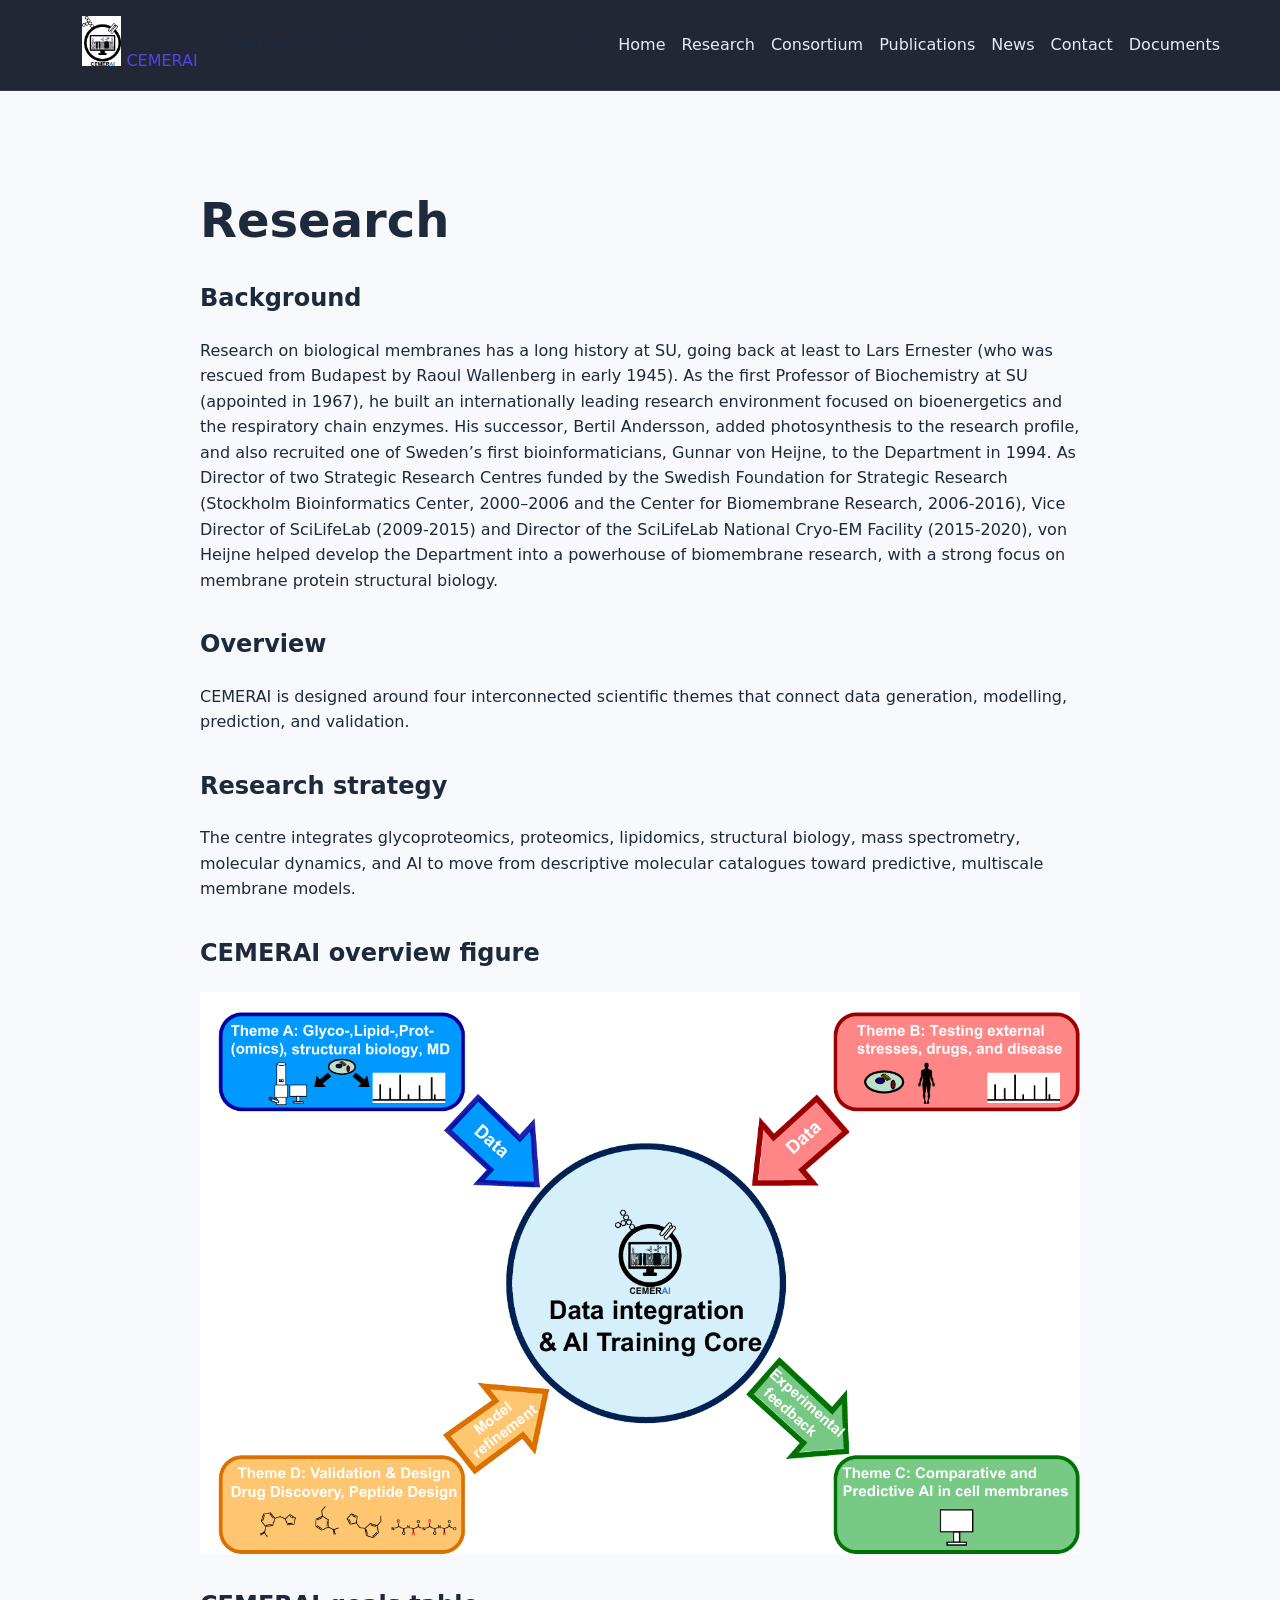
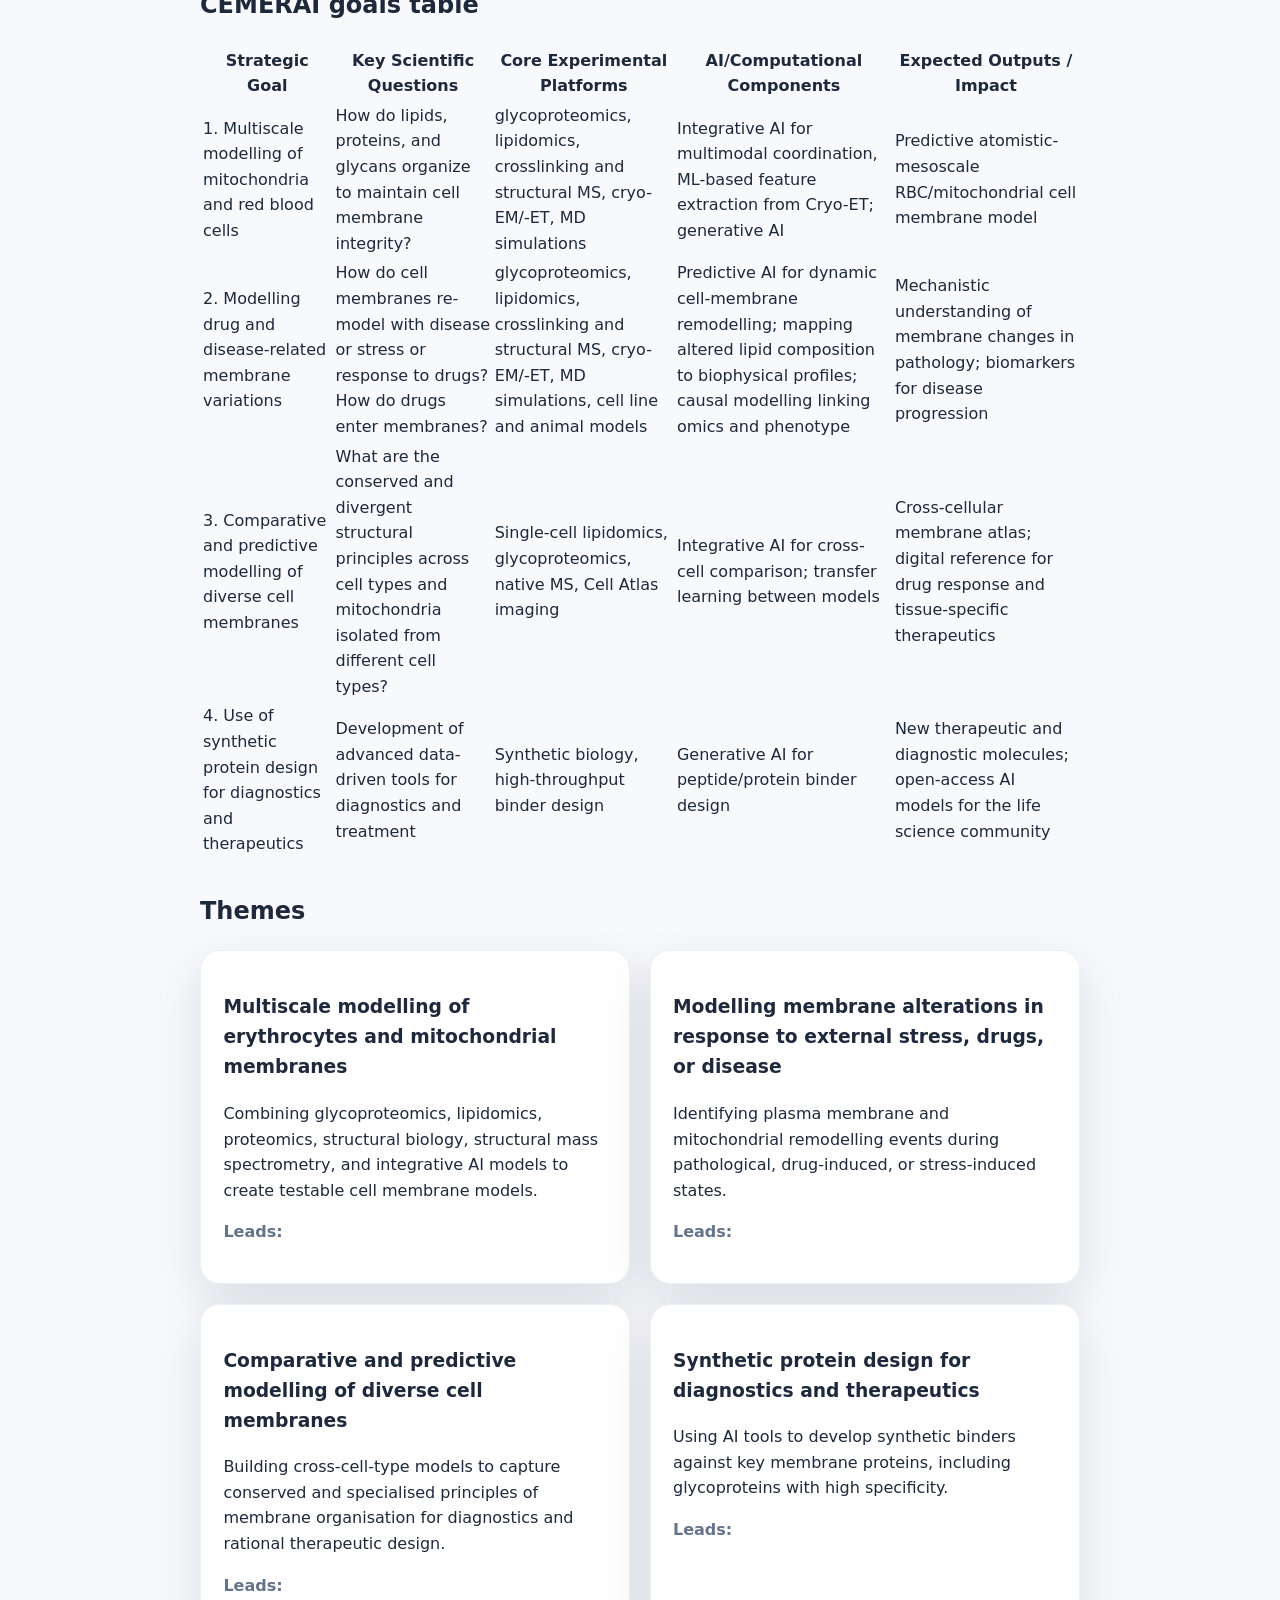
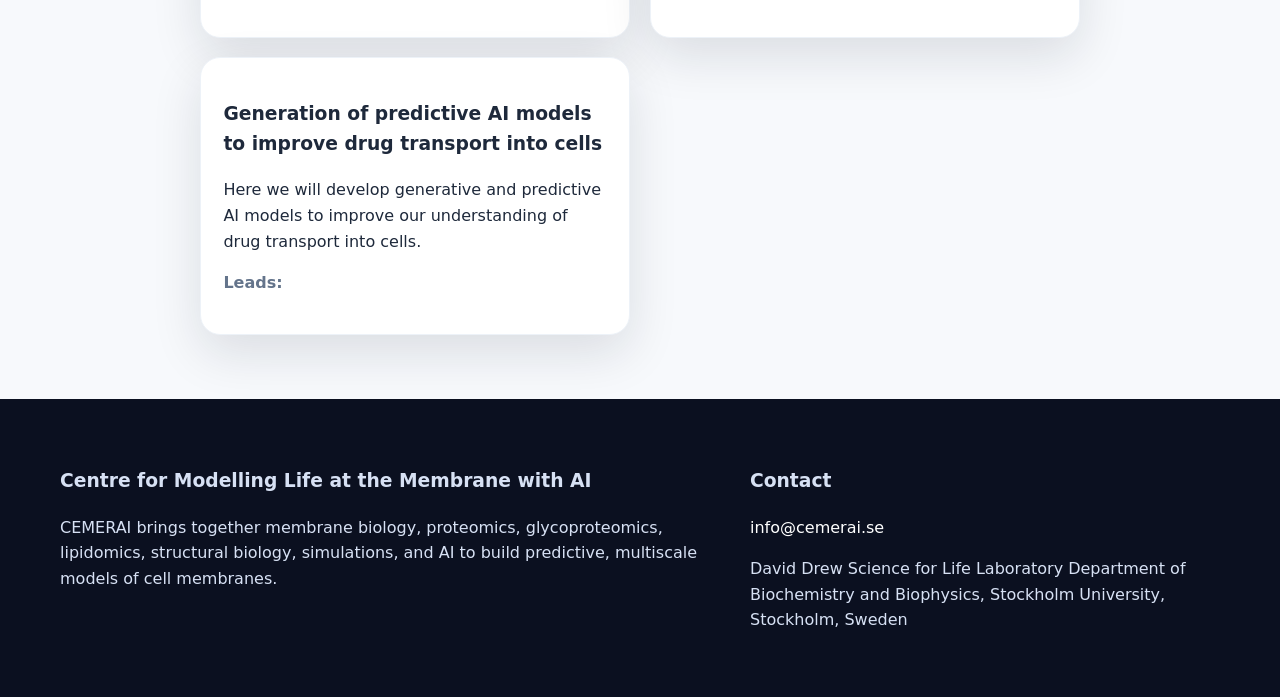
<file: research/index.html>
<!DOCTYPE html>
<html lang="en">
<head>
  <meta charset="utf-8">
  <meta name="viewport" content="width=device-width, initial-scale=1">
  <title>Research — CEMERAI</title>
  <meta name="description" content="Centre for Modelling Life at the Membrane with AI">
  <link rel="canonical" href="https://cemerai.se/research/">
  <link rel="icon" type="image/x-icon" href="/favicon.ico">
  <link rel="icon" type="image/png" sizes="32x32" href="/favicon-32x32.png">
  <link rel="icon" type="image/png" sizes="16x16" href="/favicon-16x16.png">
  <link rel="apple-touch-icon" sizes="180x180" href="/apple-touch-icon.png">
  
  <link rel="stylesheet" href="/css/site.min.3b3e1397032ec7eb700baebb277e1d66d30445f2fff9115b7e4cf4bb29911ab1.css">
</head>
<body>
  <header class="site-header">
  <div class="container nav-wrap">
    <a class="brand" href="/">
      <a href="/" class="brand">
	<img src="/img/logo.png" alt="C">
	<span>CEMERAI</span>
      </a>
      <span>
        <strong>CEMERAI</strong>
        <small>Predictive, AI-driven cell membrane biology</small>
      </span>
    </a>
    <nav>
      <ul class="nav-list">
        
        <li><a href="/">Home</a></li>
        
        <li><a href="/research/">Research</a></li>
        
        <li><a href="/consortium/">Consortium</a></li>
        
        <li><a href="/publications/">Publications</a></li>
        
        <li><a href="/news/">News</a></li>
        
        <li><a href="/contact/">Contact</a></li>
        
        <li><a href="/documents/">Documents</a></li>
        
      </ul>
    </nav>
  </div>
</header>

  <main>
    
<section class="section">
  <div class="container prose">
    <h1>Research</h1>
    <h2 id="background">Background</h2>
<p>Research on biological membranes has a long history at SU, going back at least to Lars Erne­ster (who was rescued from Budapest by Raoul Wallenberg in early 1945). As the first Professor of Biochemistry at SU (appointed in 1967), he built an internationally leading research environment focused on bioenergetics and the respiratory chain enzymes. His successor, Bertil Andersson, added photosynthesis to the research profile, and also recruited one of Sweden&rsquo;s first bioinformaticians, Gunnar von Heijne, to the Department in 1994. As Director of two Strategic Research Centres funded by the Swedish Foundation for Strategic Research (Stockholm Bioinformatics Center, 2000–2006 and the Center for Biomembrane Research, 2006-2016), Vice Director of SciLifeLab (2009-2015) and Director of the SciLifeLab National Cryo-EM Facility (2015-2020), von Heijne helped develop the Department into a powerhouse of biomembrane research, with a strong focus on membrane protein structural biology.</p>
<h2 id="overview">Overview</h2>
<p>CEMERAI is designed around four interconnected scientific themes that connect data generation, modelling, prediction, and validation.</p>
<h2 id="research-strategy">Research strategy</h2>
<p>The centre integrates glycoproteomics, proteomics, lipidomics, structural biology, mass spectrometry, molecular dynamics, and AI to move from descriptive molecular catalogues toward predictive, multiscale membrane models.</p>
<h2 id="cemerai-overview-figure">CEMERAI overview figure</h2>
<p><img src="/img/cemerai.png" alt="CEMERAI overview figure"></p>
<h2 id="cemerai-goals-table">CEMERAI goals table</h2>
<table>
  <thead>
      <tr>
          <th>Strategic Goal</th>
          <th>Key Scientific Questions</th>
          <th>Core Experimental Platforms</th>
          <th>AI/Computational Components</th>
          <th>Expected Outputs / Impact</th>
      </tr>
  </thead>
  <tbody>
      <tr>
          <td>1. Multiscale modelling of mitochondria and red blood cells</td>
          <td>How do lipids, proteins, and glycans organize to maintain cell membrane integrity?</td>
          <td>glycoproteomics, lipidomics, crosslinking and structural MS, cryo-EM/-ET, MD simulations</td>
          <td>Integrative AI for multimodal coordination, ML-based feature extraction from Cryo-ET; generative AI</td>
          <td>Predictive atomistic-mesoscale RBC/mitochondrial cell membrane model</td>
      </tr>
      <tr>
          <td>2. Modelling drug and disease-related membrane variations</td>
          <td>How do cell membranes re-model with disease or stress or response to drugs? How do drugs enter membranes?</td>
          <td>glycoproteomics, lipidomics, crosslinking and structural MS, cryo-EM/-ET, MD simulations, cell line and animal models</td>
          <td>Predictive AI for dynamic cell-membrane remodelling; mapping altered lipid composition to biophysical profiles; causal modelling linking omics and phenotype</td>
          <td>Mechanistic understanding of membrane changes in pathology; biomarkers for disease progression</td>
      </tr>
      <tr>
          <td>3. Comparative and predictive modelling of diverse cell membranes</td>
          <td>What are the conserved and divergent structural principles across cell types and mitochondria isolated from different cell types?</td>
          <td>Single-cell lipidomics, glycoproteomics, native MS, Cell Atlas imaging</td>
          <td>Integrative AI for cross-cell comparison; transfer learning between models</td>
          <td>Cross-cellular membrane atlas; digital reference for drug response and tissue-specific therapeutics</td>
      </tr>
      <tr>
          <td>4. Use of synthetic protein design for diagnostics and therapeutics</td>
          <td>Development of advanced data-driven tools for diagnostics and treatment</td>
          <td>Synthetic biology, high-throughput binder design</td>
          <td>Generative AI for peptide/protein binder design</td>
          <td>New therapeutic and diagnostic molecules; open-access AI models for the life science community</td>
      </tr>
  </tbody>
</table>
<h2 id="themes">Themes</h2>
<div class="card-grid">
  
  <article class="card">
    <h3>Multiscale modelling of erythrocytes and mitochondrial membranes</h3>
    <p>Combining glycoproteomics, lipidomics, proteomics, structural biology, structural mass spectrometry, and integrative AI models to create testable cell membrane models.</p>
    <p class="muted"><strong>Leads:</strong> </p>
  </article>
  
  <article class="card">
    <h3>Modelling membrane alterations in response to external stress, drugs, or disease</h3>
    <p>Identifying plasma membrane and mitochondrial remodelling events during pathological, drug-induced, or stress-induced states.</p>
    <p class="muted"><strong>Leads:</strong> </p>
  </article>
  
  <article class="card">
    <h3>Comparative and predictive modelling of diverse cell membranes</h3>
    <p>Building cross-cell-type models to capture conserved and specialised principles of membrane organisation for diagnostics and rational therapeutic design.</p>
    <p class="muted"><strong>Leads:</strong> </p>
  </article>
  
  <article class="card">
    <h3>Synthetic protein design for diagnostics and therapeutics</h3>
    <p>Using AI tools to develop synthetic binders against key membrane proteins, including glycoproteins with high specificity.</p>
    <p class="muted"><strong>Leads:</strong> </p>
  </article>
  
  <article class="card">
    <h3>Generation of predictive AI models to improve drug transport into cells</h3>
    <p>Here we will develop generative and predictive AI models to improve our understanding of drug transport into cells.</p>
    <p class="muted"><strong>Leads:</strong> </p>
  </article>
  
</div>


  </div>
</section>

  </main>
  <footer class="site-footer">
  <div class="container footer-grid">
    <div>
      <h3>Centre for Modelling Life at the Membrane with AI</h3>
      <p>CEMERAI brings together membrane biology, proteomics, glycoproteomics, lipidomics, structural biology, simulations, and AI to build predictive, multiscale models of cell membranes.</p>
    </div>
    <div>
      <h3>Contact</h3>
      <p><a href="mailto:info@cemerai.se">info@cemerai.se</a></p>
      <p>David Drew Science for Life Laboratory Department of Biochemistry and Biophysics, Stockholm University, Stockholm, Sweden</p>
    </div>
  </div>
</footer>

</body>
</html>
</file>
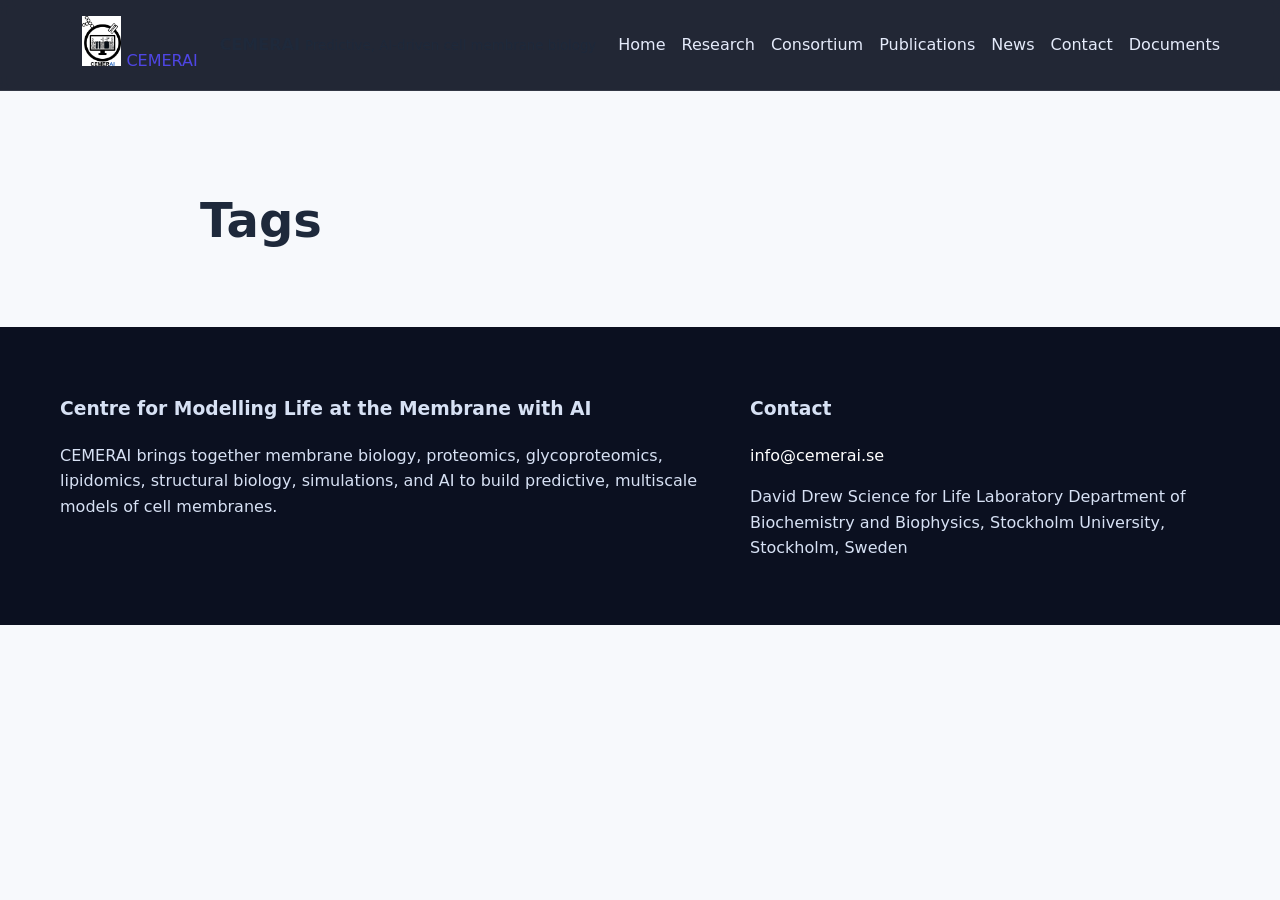
<file: tags/index.html>
<!DOCTYPE html>
<html lang="en">
<head>
  <meta charset="utf-8">
  <meta name="viewport" content="width=device-width, initial-scale=1">
  <title>Tags — CEMERAI</title>
  <meta name="description" content="Centre for Modelling Life at the Membrane with AI">
  <link rel="canonical" href="https://cemerai.se/tags/">
  <link rel="icon" type="image/x-icon" href="/favicon.ico">
  <link rel="icon" type="image/png" sizes="32x32" href="/favicon-32x32.png">
  <link rel="icon" type="image/png" sizes="16x16" href="/favicon-16x16.png">
  <link rel="apple-touch-icon" sizes="180x180" href="/apple-touch-icon.png">
  
  <link rel="stylesheet" href="/css/site.min.3b3e1397032ec7eb700baebb277e1d66d30445f2fff9115b7e4cf4bb29911ab1.css">
</head>
<body>
  <header class="site-header">
  <div class="container nav-wrap">
    <a class="brand" href="/">
      <a href="/" class="brand">
	<img src="/img/logo.png" alt="C">
	<span>CEMERAI</span>
      </a>
      <span>
        <strong>CEMERAI</strong>
        <small>Predictive, AI-driven cell membrane biology</small>
      </span>
    </a>
    <nav>
      <ul class="nav-list">
        
        <li><a href="/">Home</a></li>
        
        <li><a href="/research/">Research</a></li>
        
        <li><a href="/consortium/">Consortium</a></li>
        
        <li><a href="/publications/">Publications</a></li>
        
        <li><a href="/news/">News</a></li>
        
        <li><a href="/contact/">Contact</a></li>
        
        <li><a href="/documents/">Documents</a></li>
        
      </ul>
    </nav>
  </div>
</header>

  <main>
    
<section class="section">
  <div class="container prose">
    <h1>Tags</h1>
    
    
    <div class="stack-list">
      
    </div>
  </div>
</section>

  </main>
  <footer class="site-footer">
  <div class="container footer-grid">
    <div>
      <h3>Centre for Modelling Life at the Membrane with AI</h3>
      <p>CEMERAI brings together membrane biology, proteomics, glycoproteomics, lipidomics, structural biology, simulations, and AI to build predictive, multiscale models of cell membranes.</p>
    </div>
    <div>
      <h3>Contact</h3>
      <p><a href="mailto:info@cemerai.se">info@cemerai.se</a></p>
      <p>David Drew Science for Life Laboratory Department of Biochemistry and Biophysics, Stockholm University, Stockholm, Sweden</p>
    </div>
  </div>
</footer>

</body>
</html>
</file>
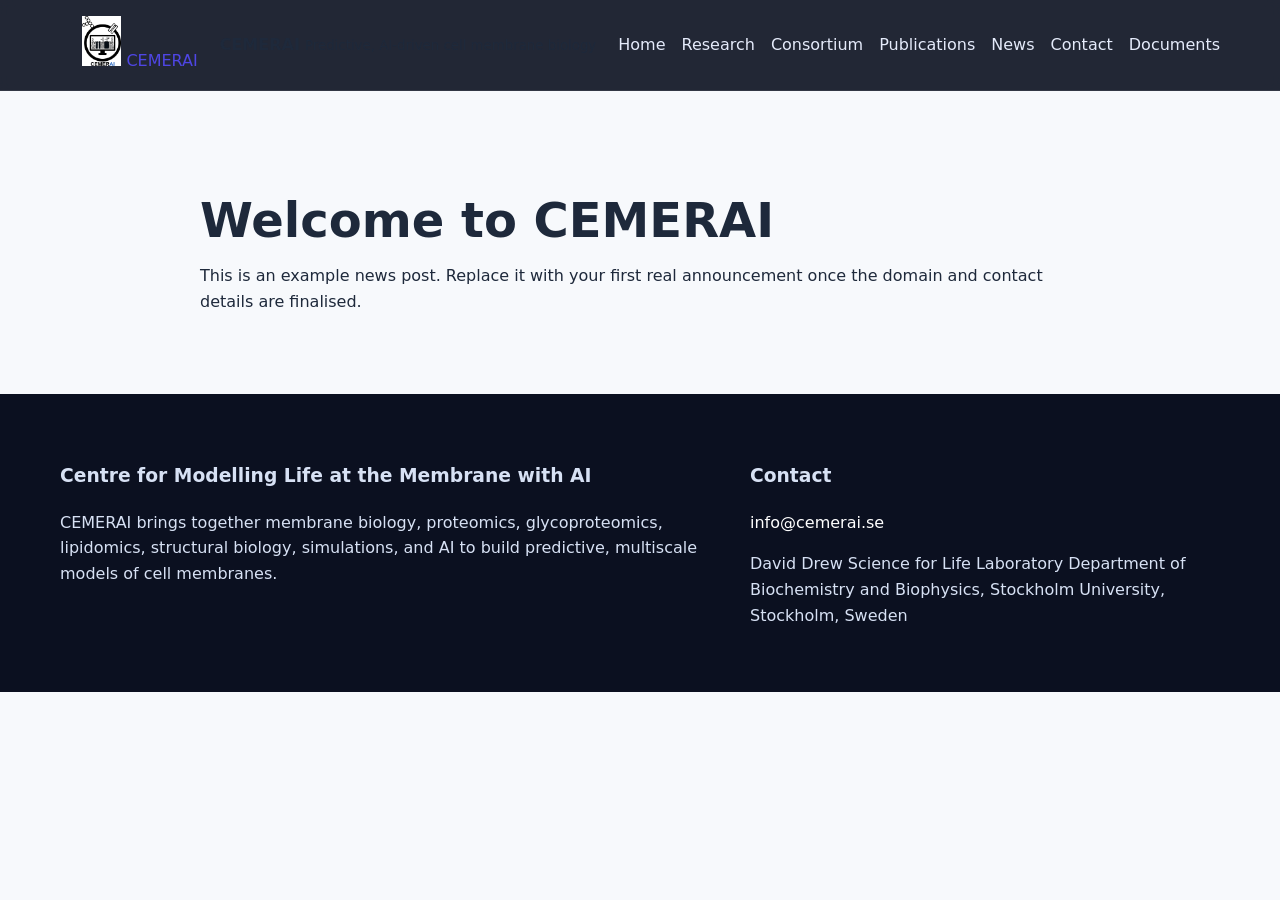
<file: news/welcome-to-cemerai/index.html>
<!DOCTYPE html>
<html lang="en">
<head>
  <meta charset="utf-8">
  <meta name="viewport" content="width=device-width, initial-scale=1">
  <title>Welcome to CEMERAI — CEMERAI</title>
  <meta name="description" content="Centre for Modelling Life at the Membrane with AI">
  <link rel="canonical" href="https://cemerai.se/news/welcome-to-cemerai/">
  <link rel="icon" type="image/x-icon" href="/favicon.ico">
  <link rel="icon" type="image/png" sizes="32x32" href="/favicon-32x32.png">
  <link rel="icon" type="image/png" sizes="16x16" href="/favicon-16x16.png">
  <link rel="apple-touch-icon" sizes="180x180" href="/apple-touch-icon.png">
  
  <link rel="stylesheet" href="/css/site.min.3b3e1397032ec7eb700baebb277e1d66d30445f2fff9115b7e4cf4bb29911ab1.css">
</head>
<body>
  <header class="site-header">
  <div class="container nav-wrap">
    <a class="brand" href="/">
      <a href="/" class="brand">
	<img src="/img/logo.png" alt="C">
	<span>CEMERAI</span>
      </a>
      <span>
        <strong>CEMERAI</strong>
        <small>Predictive, AI-driven cell membrane biology</small>
      </span>
    </a>
    <nav>
      <ul class="nav-list">
        
        <li><a href="/">Home</a></li>
        
        <li><a href="/research/">Research</a></li>
        
        <li><a href="/consortium/">Consortium</a></li>
        
        <li><a href="/publications/">Publications</a></li>
        
        <li><a href="/news/">News</a></li>
        
        <li><a href="/contact/">Contact</a></li>
        
        <li><a href="/documents/">Documents</a></li>
        
      </ul>
    </nav>
  </div>
</header>

  <main>
    
<section class="section">
  <div class="container prose">
    <h1>Welcome to CEMERAI</h1>
    <p>This is an example news post. Replace it with your first real announcement once the domain and contact details are finalised.</p>

  </div>
</section>

  </main>
  <footer class="site-footer">
  <div class="container footer-grid">
    <div>
      <h3>Centre for Modelling Life at the Membrane with AI</h3>
      <p>CEMERAI brings together membrane biology, proteomics, glycoproteomics, lipidomics, structural biology, simulations, and AI to build predictive, multiscale models of cell membranes.</p>
    </div>
    <div>
      <h3>Contact</h3>
      <p><a href="mailto:info@cemerai.se">info@cemerai.se</a></p>
      <p>David Drew Science for Life Laboratory Department of Biochemistry and Biophysics, Stockholm University, Stockholm, Sweden</p>
    </div>
  </div>
</footer>

</body>
</html>
</file>
<file: css/site.min.3b3e1397032ec7eb700baebb277e1d66d30445f2fff9115b7e4cf4bb29911ab1.css>
:root{--bg:#0b1020;--panel:#121936;--panel-2:#ffffff;--text:#e8edf9;--body:#1e293b;--muted:#64748b;--line:#dbe3f0;--accent:#4f46e5;--accent-2:#22c55e;--max:1160px;--radius:20px;--shadow:0 18px 50px rgba(15, 23, 42, .12)}*{box-sizing:border-box}html{scroll-behavior:smooth}body{margin:0;font-family:Inter,ui-sans-serif,system-ui,-apple-system,BlinkMacSystemFont,segoe ui,sans-serif;color:var(--body);background:#f7f9fc;line-height:1.6}a{color:var(--accent);text-decoration:none}a:hover{text-decoration:underline}.container{width:min(calc(100% - 2rem),var(--max));margin:0 auto}.site-header{position:sticky;top:0;z-index:10;background:rgba(11,16,32,.9);backdrop-filter:blur(8px);border-bottom:1px solid rgba(255,255,255,8%)}.nav-wrap{display:flex;align-items:center;justify-content:space-between;padding:1rem 0;gap:1rem}.brand img{height:50px;width:auto}.brand:hover{text-decoration:none}.brand strong{display:block;font-size:1rem}.brand small{display:block;color:#b7c2de}.brand-mark{display:grid;place-items:center;width:2.6rem;height:2.6rem;border-radius:999px;background:linear-gradient(135deg,var(--accent),#8b5cf6);color:#fff;font-weight:800}.nav-list{list-style:none;display:flex;gap:1rem;padding:0;margin:0;flex-wrap:wrap}.nav-list a{color:#e5ebfb}.hero{background:radial-gradient(circle at top right,rgba(79,70,229,.22),transparent 28%),linear-gradient(180deg,#0b1020 0%,#111933 100%);color:var(--text);padding:5rem 0 4rem}.hero-grid,.two-col{display:grid;gap:1.5rem;grid-template-columns:1.4fr 1fr}.eyebrow{text-transform:uppercase;letter-spacing:.12em;font-size:.78rem;color:#93c5fd;font-weight:700}.hero h1{font-size:clamp(2.4rem,5vw,4.3rem);line-height:1.05;margin:.3rem 0 1rem}.lead{font-size:1.15rem;max-width:66ch;color:#d7e1f4}.button-row{display:flex;gap:.85rem;flex-wrap:wrap;margin-top:1.4rem}.button{display:inline-flex;align-items:center;justify-content:center;padding:.85rem 1.1rem;border-radius:999px;border:1px solid rgba(255,255,255,.2);color:#fff;text-decoration:none}.button.primary{background:#fff;color:#0f172a;border-color:#fff;font-weight:700}.button:hover{text-decoration:none;transform:translateY(-1px)}.section{padding:4rem 0}.section.alt{background:#eef3fa}.section-head{margin-bottom:1.2rem}.card-grid{display:grid;grid-template-columns:repeat(2,minmax(0,1fr));gap:1.2rem}.card{background:#fff;border-radius:var(--radius);box-shadow:var(--shadow);padding:1.4rem;border:1px solid #edf2f8}.hero-card{background:rgba(255,255,255,8%);border:1px solid rgba(255,255,255,.14);box-shadow:none}.hero-card h2,.hero-card p,.hero-card li{color:#fff}.check-list{padding-left:1.2rem}.muted{color:var(--muted)}.prose{max-width:880px}.prose h1{font-size:clamp(2rem,4vw,3rem);line-height:1.1;margin-bottom:1rem}.prose h2{margin-top:2rem}.prose img{display:block;max-width:100%;height:auto}.prose table{width:100%;max-width:100%;display:block;overflow-x:auto}.stack-list{display:grid;gap:1rem}.members-grid{display:grid;grid-template-columns:repeat(2,minmax(0,1fr));gap:1rem}.member-photo{width:100%;aspect-ratio:4/3;object-fit:cover;border-radius:12px;margin-bottom:.8rem;border:1px solid #e2e8f0;background:#f8fafc}.member-card h3{margin-bottom:.3rem}.member-meta{color:var(--muted);margin-bottom:.7rem}.news-list{list-style:none;padding:0;margin:0;display:grid;gap:.9rem}.news-list li{display:flex;flex-direction:column;gap:.2rem;padding-bottom:.9rem;border-bottom:1px solid #d9e2ef}.text-link{font-weight:700}.site-footer{background:#0b1020;color:#d7e1f4;padding:3rem 0}.site-footer a{color:#fff}.footer-grid{display:grid;grid-template-columns:1.4fr 1fr;gap:2rem}.table-like{display:grid;gap:.8rem}.pub-item{padding:1rem 0;border-bottom:1px solid #d9e2ef}.pub-meta{color:var(--muted);font-size:.95rem}@media(max-width:850px){.hero-grid,.two-col,.footer-grid,.card-grid,.members-grid{grid-template-columns:1fr}.nav-wrap{align-items:flex-start;flex-direction:column}.hero{padding-top:3.8rem}}
</file>
